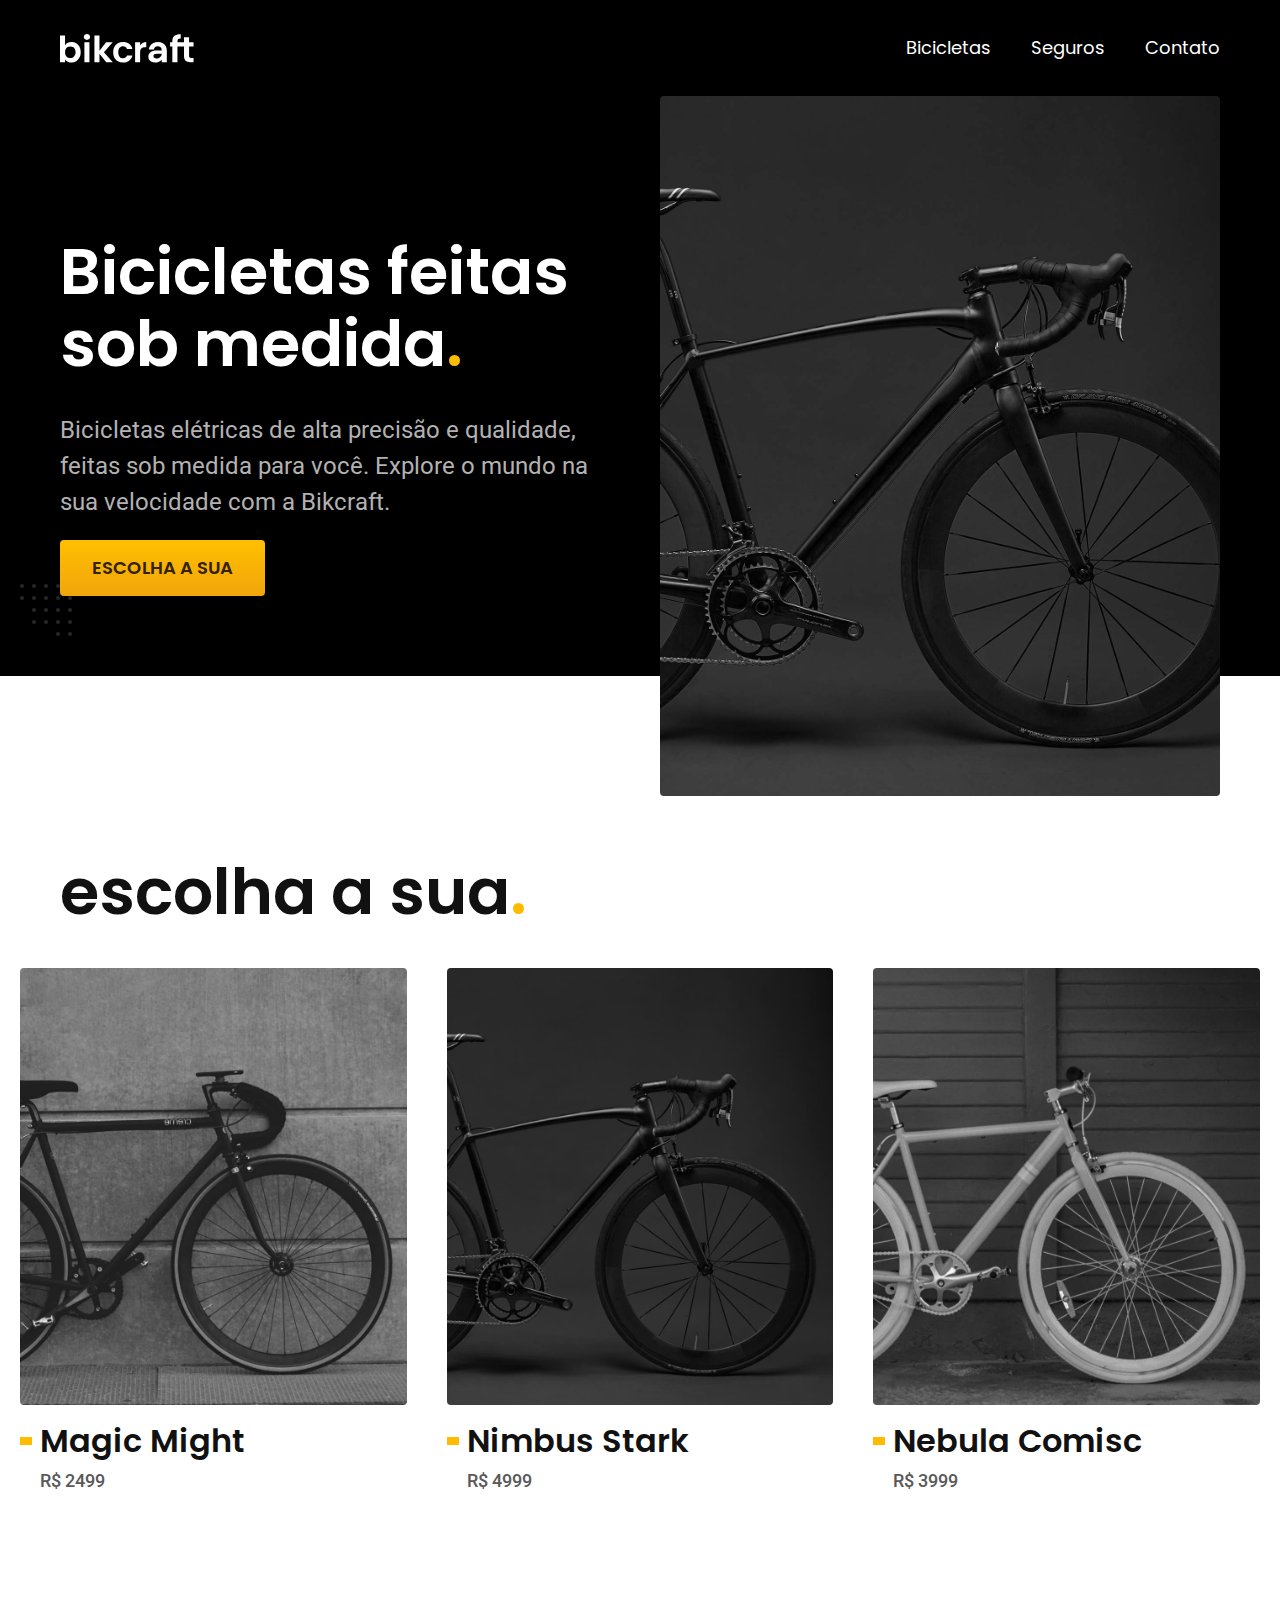
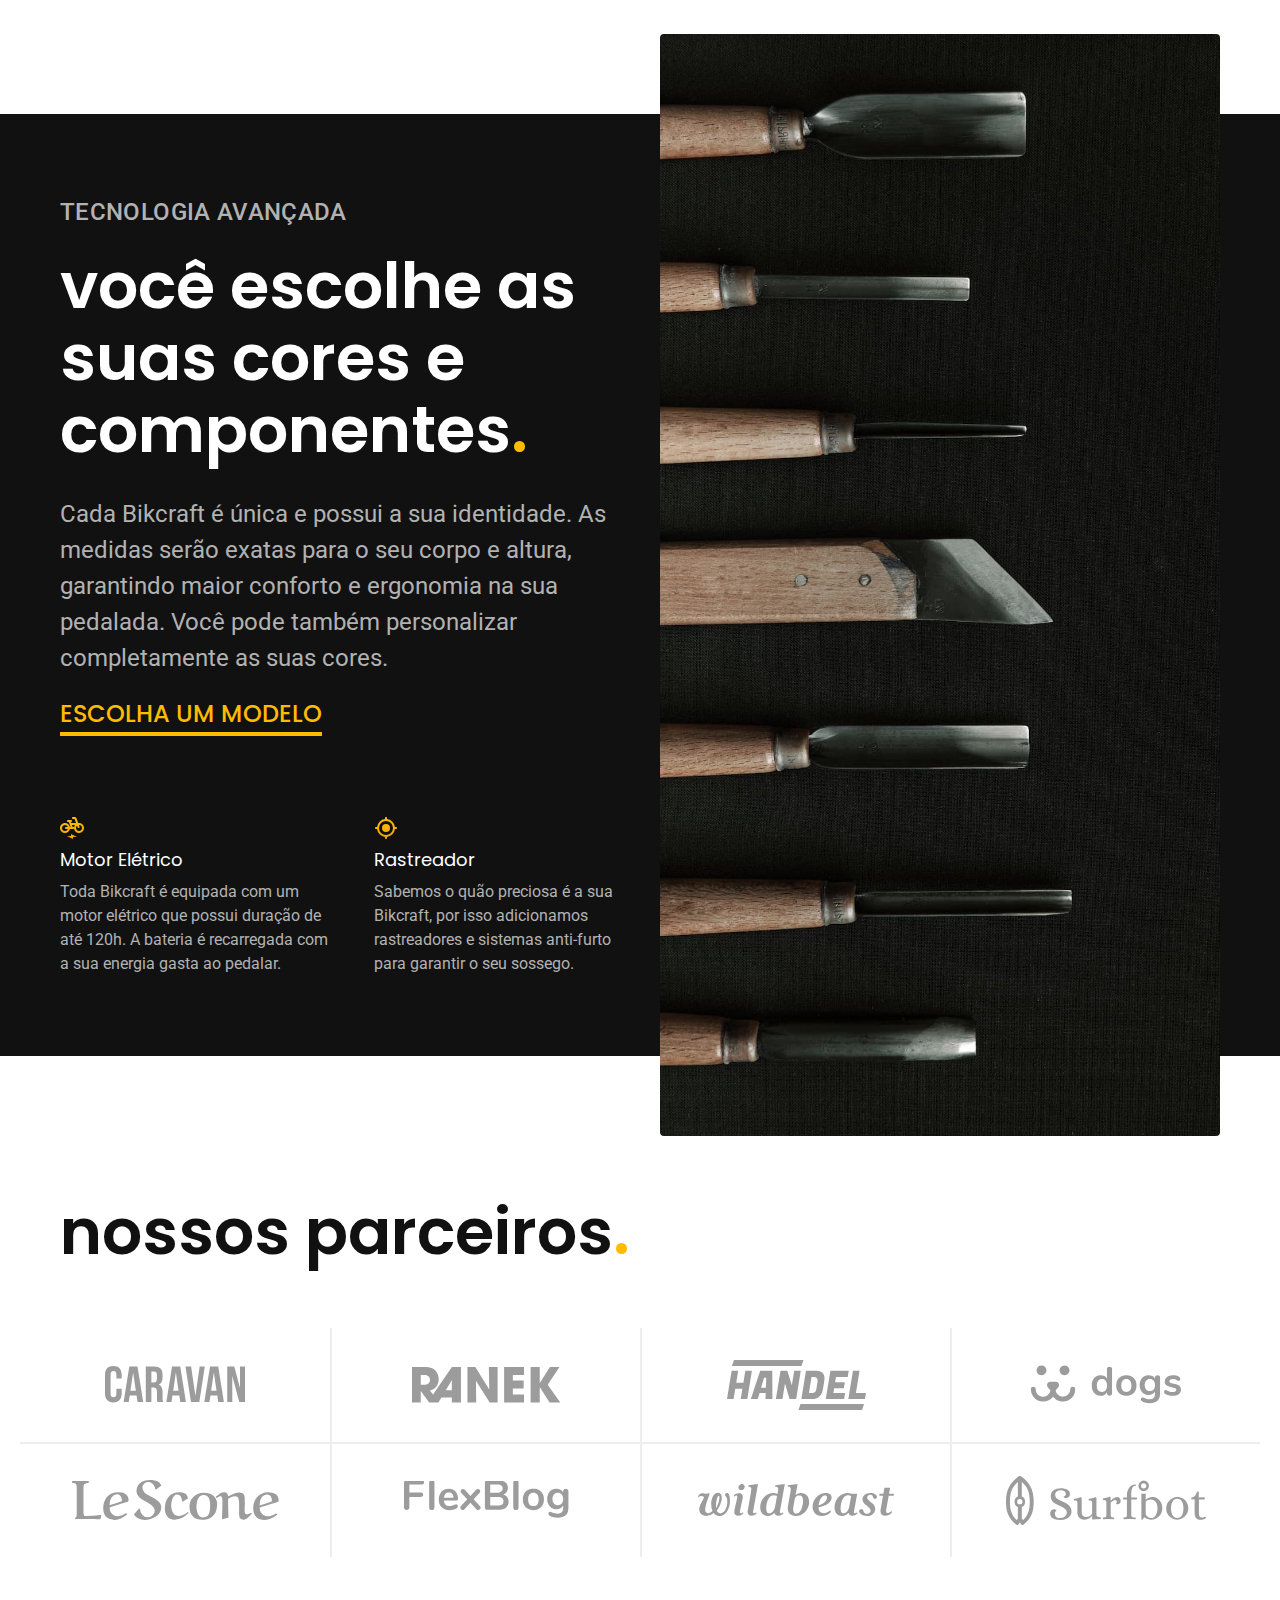
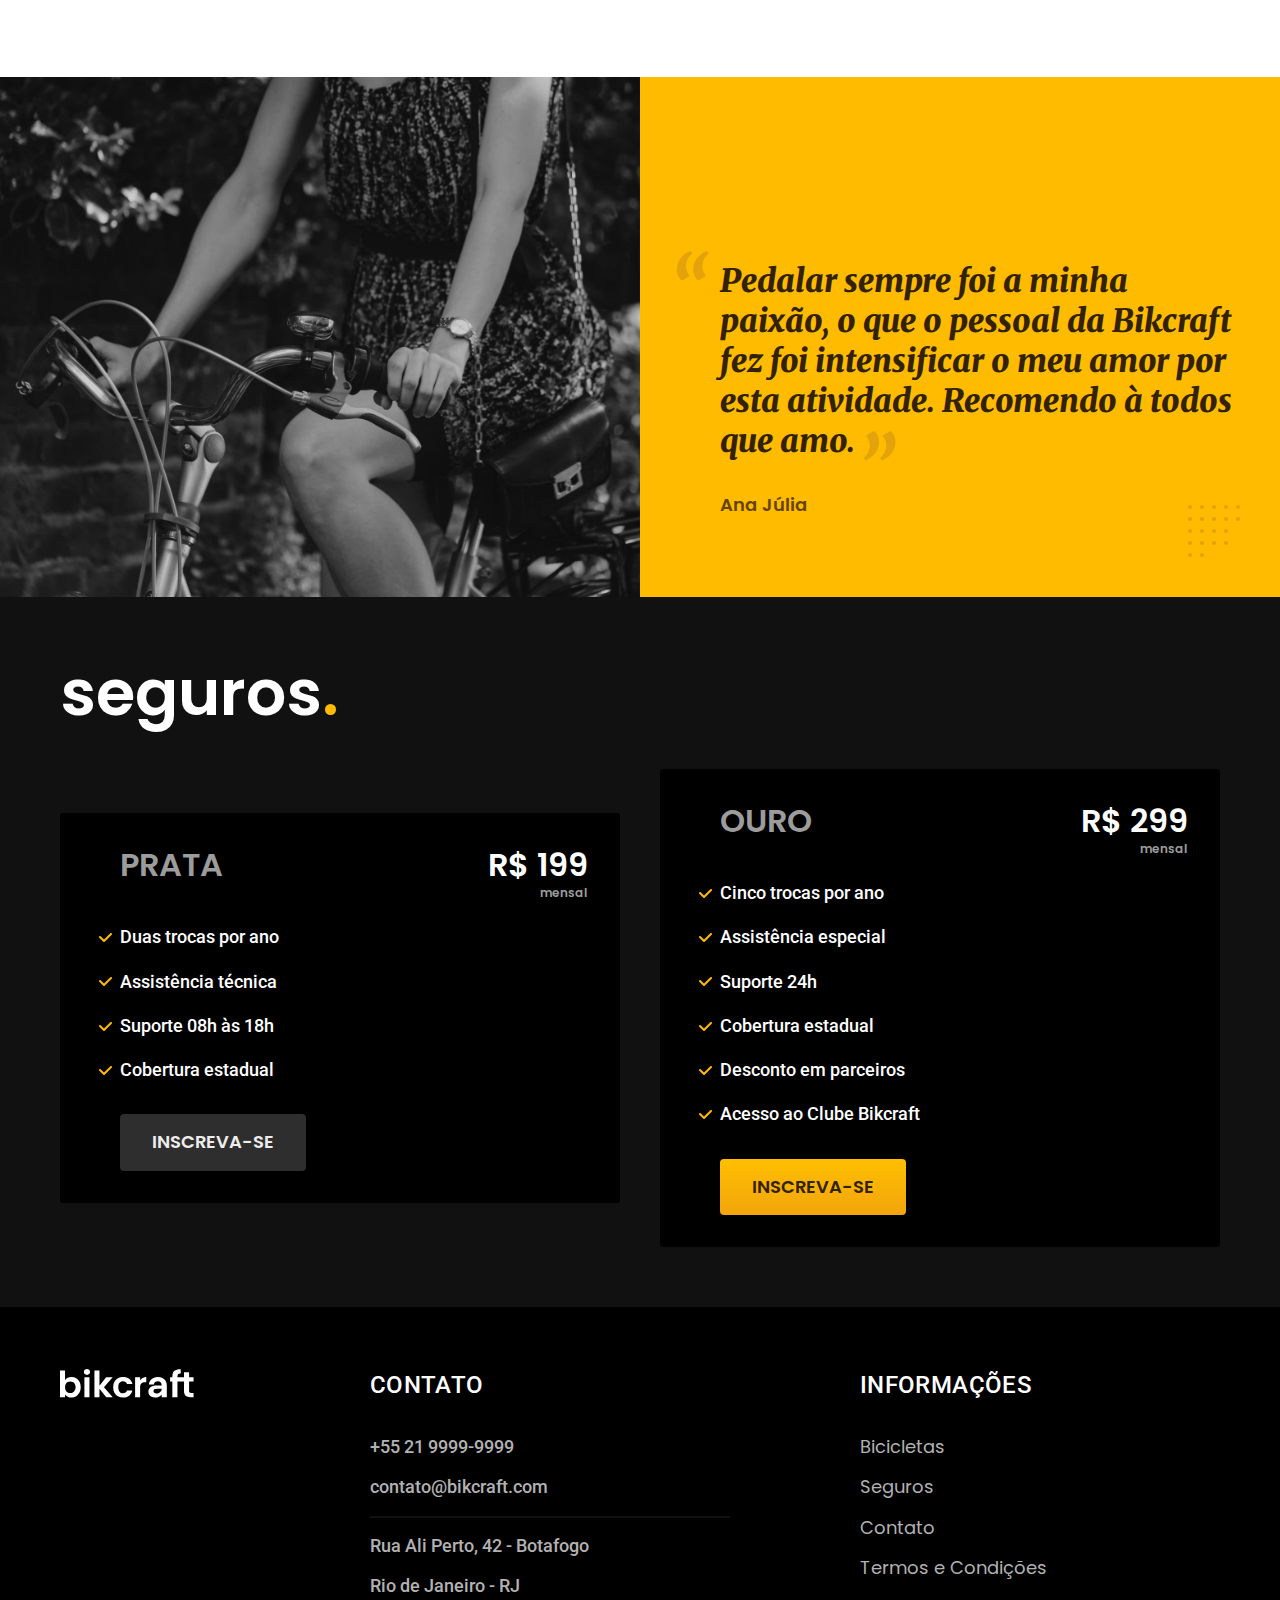
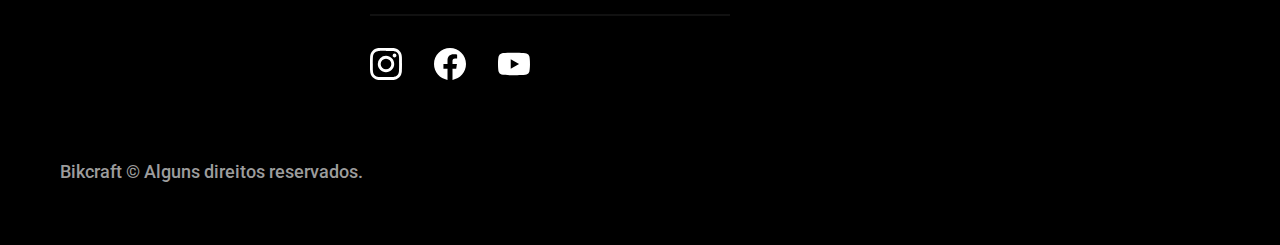
<file: index.html>
<!DOCTYPE html>
<html lang="pt-br">

<head>
  <meta charset="UTF-8">
  <meta name="viewport" content="width=device-width, initial-scale=1.0">
  <title>Bickraft - Bicicletas Elétricas</title>
  <meta name="description" content="Bicicletas elétricas de alta precisão e qualidade,  feitas sob medida para o cliente. Explore o mundo na sua velocidade com a Bikcraft.">

  <link rel="icon" href="./favicon.svg" type="image/svg+xml">
  <link rel="preload" href="./css/style.min.css" as="style">
  <link rel="stylesheet" href="./css/style.min.css">
  <script>document.documentElement.classList.add('js');</script>

  <link rel="preconnect" href="https://fonts.googleapis.com">
  <link rel="preconnect" href="https://fonts.gstatic.com" crossorigin>
  <link href="https://fonts.googleapis.com/css2?family=Merriweather:ital,wght@1,900&family=Poppins:wght@500;600&family=Roboto:wght@400;500&display=swap" rel="stylesheet">

  <script>document.documentElement.classList.add('js');</script>
</head>

<body>
  <header class="header-bg">
    <div class="header container">
      <a href="./"><img src="./img/bikcraft.svg" width="136" height="32" alt="Bikcrat"></a>
      <nav aria-label="primaria">
        <ul class="header-menu font-1-m cor-0">
          <li><a href="./bicicletas.html">Bicicletas</a></li>
          <li><a href="./seguros.html">Seguros</a></li>
          <li><a href="./contato.html">Contato</a></li>
        </ul>
      </nav>
    </div>
  </header>

  <main class="introducao-bg">
    <div class="introducao container">
      <div class="introducao-conteudo">
        <h1 class="font-1-xxl cor-0 fadeInDown" data-anime="200">Bicicletas feitas sob medida<span class="cor-p1">.</span></h1>
        <p class="font-2-l cor-5 fadeInDown" data-anime="400">Bicicletas elétricas de alta precisão e qualidade, feitas sob medida para você. Explore o mundo na sua velocidade com a Bikcraft.</p>
        <a class="botao" data-anime="600" href="./bicicletas.html">Escolha a sua</a>
      </div>
      <picture data-anime="800" class="fadeInDown">
        <source media="(max-width: 800px)" srcset="./img/bicicletas/nimbus.jpg">
        <img src="./img/fotos/introducao.jpg" alt="Bicicleta preta com motor elétrico" width="1280" height="1600">
      </picture>
    </div>
  </main>
  <article class="bicicletas-lista">
    <h2 class="container font-1-xxl">escolha a sua<span class="cor-p1">.</span></h2>

    <ul>
      <li>
        <a href="./bicicletas/magic.html">
          <img src="./img/bicicletas/magic-home.jpg" alt="Bicicleta preta" width="920" height="1040">
          <h3 class="font-1-xl">Magic Might</h3>
          <span class="font-2-m cor-8">R$ 2499</span>
        </a>
      </li>
      <li>
        <a href="./bicicletas/nimbus.html">
          <img src="./img/bicicletas/nimbus-home.jpg" alt="Bicicleta preta" width="920" height="1040">
          <h3 class="font-1-xl">Nimbus Stark</h3>
          <span class="font-2-m cor-8">R$ 4999</span>
        </a>
      </li>
      <li>
        <a href="./bicicletas/nebula.html">
          <img src="./img/bicicletas/nebula-home.jpg" width="920" height="1040" alt="Bicicleta branca">
          <h3 class="font-1-xl">Nebula Comisc</h3>
          <span class="font-2-m cor-8">R$ 3999</span>
        </a>
      </li>
    </ul>
  </article>

  <article class="tecnologia-bg">
    <div class="tecnologia container">
      <div class="tecnologia-conteudo">
        <span class="font-2-l-b cor-5">Tecnologia Avançada</span>
        <h2 class="font-1-xxl cor-0">você escolhe as suas cores e componentes<span class="cor-p1">.</span></h2>
        <p class="font-2-l cor-5">Cada Bikcraft é única e possui a sua identidade. As medidas serão exatas para o seu corpo e altura, garantindo maior conforto e ergonomia na sua pedalada. Você pode também personalizar completamente as suas cores.</p>
        <a class="link" href="./bicicletas.html">Escolha um modelo</a>
        <div class="tecnologia-vantagens">
          <div>
            <img src="./img/icones/eletrica.svg" width="24" height="24" alt="">
            <h3 class="font-1-m cor-0">Motor Elétrico</h3>
            <p class="font-2-s cor-5">Toda Bikcraft é equipada com um motor elétrico que possui duração de até 120h. A bateria é recarregada com a sua energia gasta ao pedalar.</p>
          </div>
          <div>
            <img src="./img/icones/rastreador.svg" width="24" height="24" alt="">
            <h3 class="font-1-m cor-0">Rastreador</h3>
            <p class="font-2-s cor-5">Sabemos o quão preciosa é a sua Bikcraft, por isso adicionamos rastreadores e sistemas anti-furto para garantir o seu sossego.</p>
          </div>
        </div>
      </div>

      <div class="tecnologia-imagem">
        <img src="./img/fotos/tecnologia.jpg" width="1200" height="1920" alt="">
      </div>
    </div>
  </article>

  <section class="parceiros" aria-label="Nossos Parceiros">
    <h2 class="container font-1-xxl">nossos parceiros<span class="cor-p1">.</span></h2>
    <ul>
      <li><img src="./img/parceiros/caravan.svg" width="140" height="38" alt="caravan"></li>
      <li><img src="./img/parceiros/ranek.svg" width="149" height="36" alt="ranek"></li>
      <li><img src="./img/parceiros/handel.svg" width="139" height="50" alt="handel"></li>
      <li><img src="./img/parceiros/dogs.svg" width="152" height="39" alt="dogs"></li>
      <li><img src="./img/parceiros/lescone.svg" width="208" height="41" alt="lescone"></li>
      <li><img src="./img/parceiros/flexblog.svg" width="165" height="38" alt="flexblog"></li>
      <li><img src="./img/parceiros/wildbeast.svg" width="196" height="34" alt="wildbeast"></li>
      <li><img src="./img/parceiros/surfbot.svg" width="200" height="49" alt="surfbot"></li>
    </ul>
  </section>

  <section class="depoimento" aria-label="Depoimento">
    <div>
      <img src="./img/fotos/depoimento.jpg" width="1560" height="1360" alt="Pessoa pedalando uma bicicleta Bickraft">
    </div>
    <div class="depoimento-conteudo">
      <blockquote class="font-1-xl cor-p5">
        <p>Pedalar sempre foi a minha paixão, o que o pessoal da Bikcraft fez foi intensificar o meu amor por esta atividade. Recomendo à todos que amo.</p>
      </blockquote>
      <span class="font-1-m-b cor-p4">Ana Júlia</span>
    </div>
  </section>

  <article class="seguros-bg">
    <div class="seguros container">
      <h2 class="font-1-xxl cor-0">seguros<span class="cor-p1">.</span></h2>
      <div class="seguros-item">
        <h3 class="font-1-xl cor-6">PRATA</h3>
        <span class="font-1-xl cor-0">R$ 199<span class="font-1-xs cor-6">mensal</span></span>
        <ul class="font-2-m cor-0">
          <li>Duas trocas por ano</li>
          <li>Assistência técnica</li>
          <li>Suporte 08h às 18h</li>
          <li>Cobertura estadual</li>
        </ul>
        <a class="botao secundario" href="./orçamentos.html">INSCREVA-SE</a>
      </div>

      <div class="seguros-item">
        <h3 class="font-1-xl cor-6">OURO</h3>
        <span class="font-1-xl cor-0">R$ 299<span class="font-1-xs cor-6">mensal</span></span>
        <ul class="font-2-m cor-0">
          <li>Cinco trocas por ano</li>
          <li>Assistência especial</li>
          <li>Suporte 24h</li>
          <li>Cobertura estadual</li>
          <li>Desconto em parceiros</li>
          <li>Acesso ao Clube Bikcraft</li>
        </ul>
        <a class="botao" href="./">INSCREVA-SE</a>
      </div>
    </div>
  </article>

  <footer class="footer-bg">
    <div class="footer container">
      <img src="./img/bikcraft.svg" width="136" height="32" alt="Bickraft">
      <div class="footer-contato">
        <h3 class="font-2-l-b cor-0">Contato</h3>
        <ul class="font-2-m cor-5">
          <li><a href="tel:+55219999-9999">+55 21 9999-9999</a></li>
          <li><a href="mailto:contato@bikcraft.com">contato@bikcraft.com</a></li>
          <li>Rua Ali Perto, 42 - Botafogo</li>
          <li>Rio de Janeiro - RJ</li>
        </ul>
        <div class="footer-redes">
          <a href="./">
            <img src="./img/redes/instagram.svg" width="32" height="32" alt="Instagram">
          </a>
          <a href="./">
            <img src="./img/redes/facebook.svg" width="32" height="32" alt="Facebook">
          </a>
          <a href="./">
            <img src="./img/redes/youtube.svg" width="32" height="32" alt="Youtube">
          </a>
        </div>
      </div>
      <div class="footer-informacoes">
        <h3 class="font-2-l-b cor-0">Informações</h3>
        <nav aria-label="primaria">
          <ul class="font-1-m cor-5">
            <li><a href="./bicicletas.html">Bicicletas</a></li>
            <li><a href="./seguros.html">Seguros</a></li>
            <li><a href="./contato.html">Contato</a></li>
            <li><a href="./termos.html">Termos e Condições</a></li>
          </ul>
        </nav>
      </div>
      <p class="footer-copy font-2-m cor-6"> Bikcraft © Alguns direitos reservados.</p>
    </div>
  </footer>

  <script src="./js/puglins/simple-anime.js"></script>
  <script src="./js/script.js"></script>
</body>

</html>
</file>
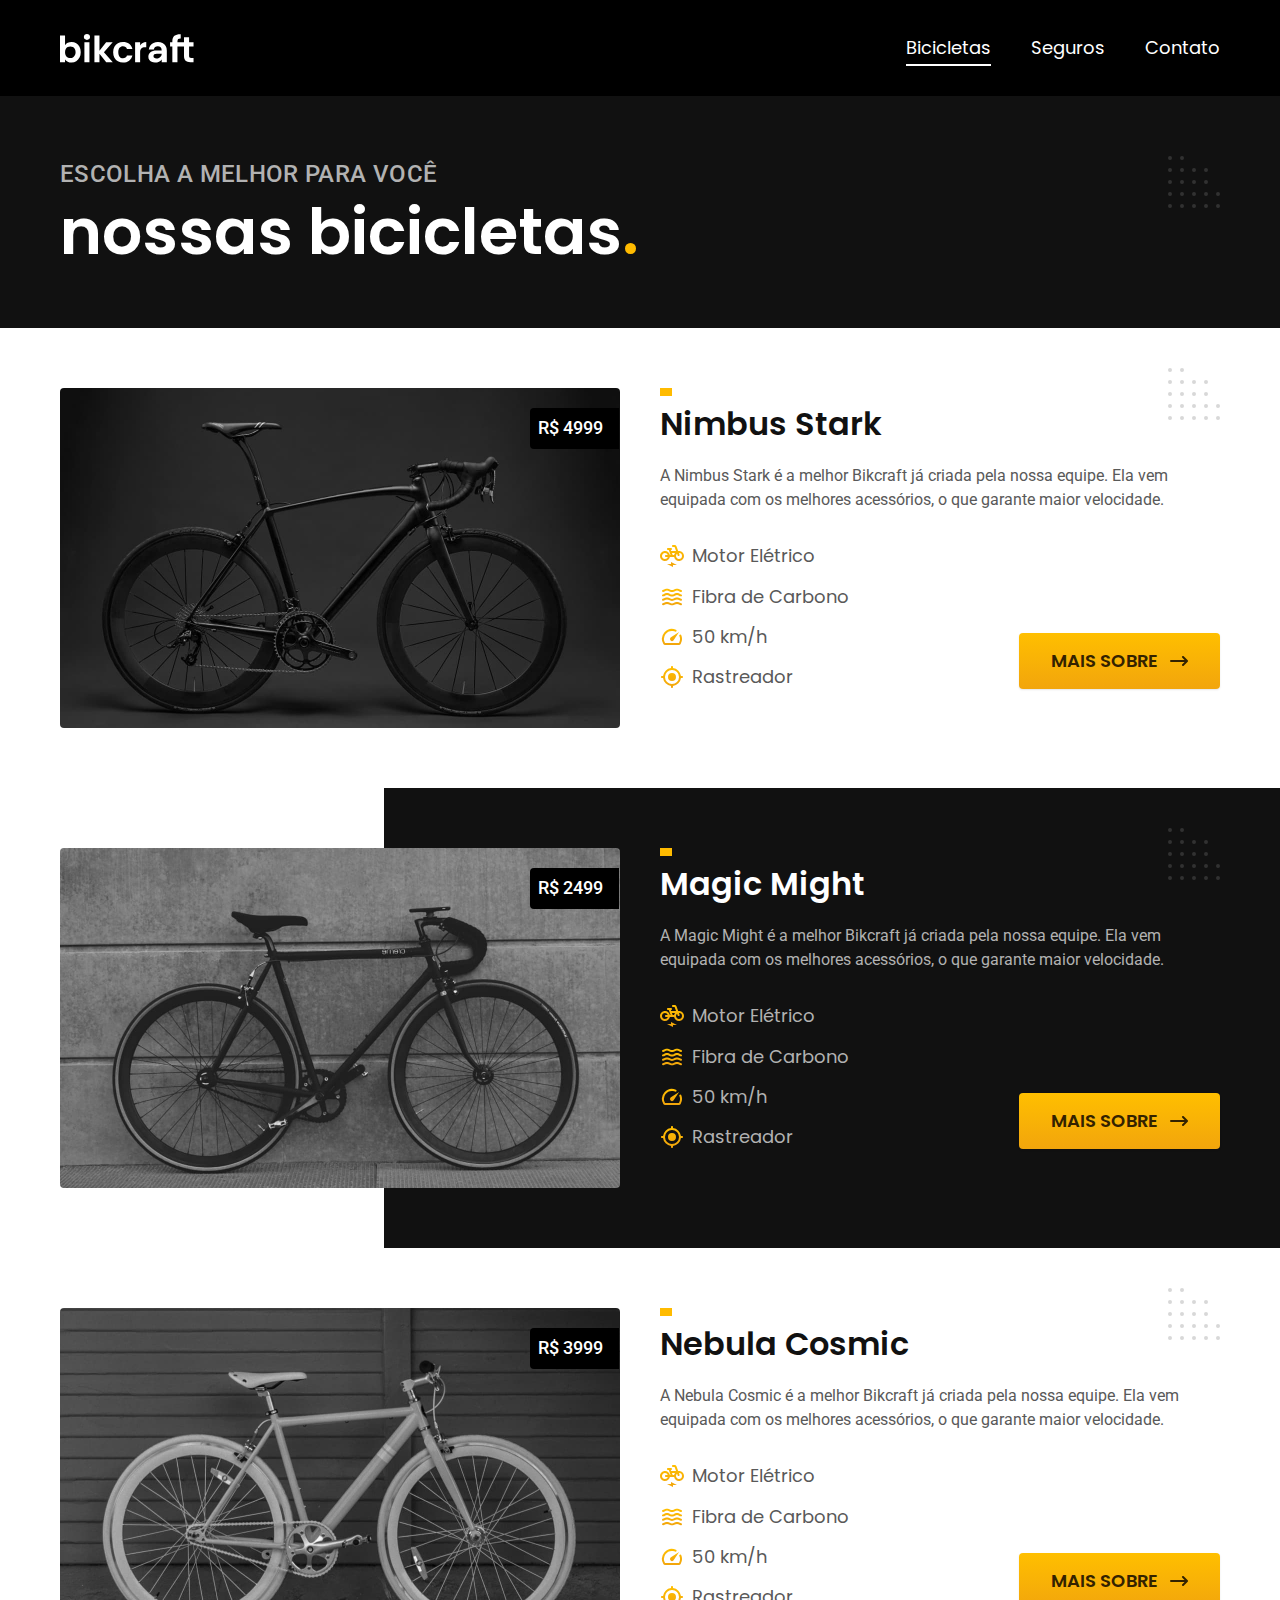
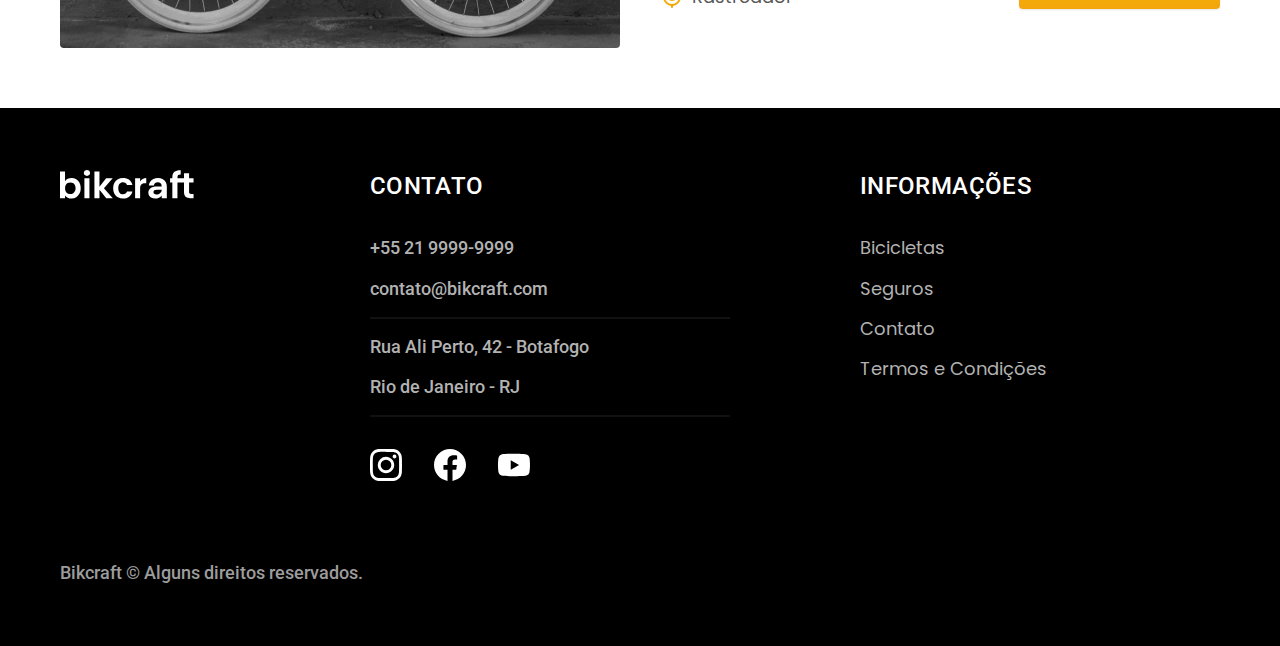
<file: bicicletas.html>
<!DOCTYPE html>
<html lang="pt-br">

<head>
  <meta charset="UTF-8">
  <meta name="viewport" content="width=device-width, initial-scale=1.0">
  <title>Bicicletas | Bickraft</title>
  <meta name="description" content="Bicicletas.">
  <link rel="icon" href="./favicon.svg" type="image/svg+xml">
  <link rel="preload" href="./css/style.min.css" as="style">
  <link rel="stylesheet" href="./css/style.min.css">
  <script>document.documentElement.classList.add('js');</script>

  <link rel="preconnect" href="https://fonts.googleapis.com">
  <link rel="preconnect" href="https://fonts.gstatic.com" crossorigin>
  <link href="https://fonts.googleapis.com/css2?family=Merriweather:ital,wght@1,900&family=Poppins:wght@500;600&family=Roboto:wght@400;500&display=swap" rel="stylesheet">


</head>

<body id="bicicletas">
  <header class="header-bg">
    <div class="header container">
      <a href="./"><img src="./img/bikcraft.svg" alt="Bikcrat" width="136" height="32"></a>
      <nav aria-label="primaria">
        <ul class="header-menu font-1-m cor-0">
          <li><a href="./bicicletas.html">Bicicletas</a></li>
          <li><a href="./seguros.html">Seguros</a></li>
          <li><a href="./contato.html">Contato</a></li>
        </ul>
      </nav>
    </div>
  </header>

  <main>
    <div class="titulo-bg">
      <div class="titulo container">
        <p class="font-2-l-b cor-5">Escolha a melhor para você</p>
        <h1 class="font-1-xxl cor-0">nossas bicicletas<span class="cor-p1">.</span></h1>
      </div>
    </div>

    <div class="bicicletas container">
      <div class="bicicletas-imagem">
        <img src="./img/bicicletas/nimbus.jpg" alt="Bicicleta preta" width="1120" height="680">
        <span class="font-2-m cor-0">R$ 4999</span>
      </div>
      <div class="bicicletas-conteudo">
        <h2 class="font-1-xl">Nimbus Stark</h2>
        <p class="font-2-s cor-8">A Nimbus Stark é a melhor Bikcraft já criada pela nossa equipe. Ela vem equipada com os melhores acessórios, o que garante maior velocidade.</p>
        <ul class="font-1-m cor-8">
          <li><img src="./img/icones/eletrica.svg" alt="Motor Elétrico" width="32" height="32">
            Motor Elétrico
          </li>
          <li><img src="./img/icones/carbono.svg" alt="Fibra de Carbono" width="32" height="32">Fibra de Carbono
          </li>
          <li><img src="./img/icones/velocidade.svg" alt="Velocidade" width="32" height="32">
            50 km/h
          </li>
          <li><img src="./img/icones/rastreador.svg" alt="Rastreador" width="32" height="32">
            Rastreador
          </li>
        </ul>
        <a class="botao seta" href="./bicicletas/nimbus.html">Mais Sobre</a>
      </div>
    </div>

    <div class="bicicletas-bg">
      <div class="bicicletas container">
        <div class="bicicletas-imagem">
          <img src="./img/bicicletas/magic.jpg" alt="Bicicleta magic" width="1120" height="680">
          <span class="font-2-m cor-0">R$ 2499</span>
        </div>
        <div class="bicicletas-conteudo">
          <h2 class="font-1-xl cor-0">Magic Might</h2>
          <p class="font-2-s cor-5">A Magic Might é a melhor Bikcraft já criada pela nossa equipe. Ela vem equipada com os melhores acessórios, o que garante maior velocidade.</p>
          <ul class="font-1-m cor-5">
            <li><img src="./img/icones/eletrica.svg" alt="Motor Elétrico" width="32" height="32">
              Motor Elétrico
            </li>
            <li><img src="./img/icones/carbono.svg" alt="Fibra de Carbono" width="32" height="32">Fibra de Carbono
            </li>
            <li><img src="./img/icones/velocidade.svg" alt="Velocidade" width="32" height="32">
              50 km/h
            </li>
            <li><img src="./img/icones/rastreador.svg" alt="Rastreador" width="32" height="32">
              Rastreador
            </li>
          </ul>
          <a class="botao seta" href="./bicicletas/magic.html">Mais Sobre</a>
        </div>
      </div>
    </div>

    <div class="bicicletas container">
      <div class="bicicletas-imagem">
        <img src="./img/bicicletas/nebula.jpg" alt="Bicicleta branca" width="1120" height="680">
        <span class="font-2-m cor-0">R$ 3999</span>
      </div>
      <div class="bicicletas-conteudo">
        <h2 class="font-1-xl">Nebula Cosmic</h2>
        <p class="font-2-s cor-8">A Nebula Cosmic é a melhor Bikcraft já criada pela nossa equipe. Ela vem equipada com os melhores acessórios, o que garante maior velocidade.</p>
        <ul class="font-1-m cor-8">
          <li><img src="./img/icones/eletrica.svg" alt="Motor Elétrico" width="32" height="32">
            Motor Elétrico
          </li>
          <li><img src="./img/icones/carbono.svg" alt="Fibra de Carbono" width="32" height="32">Fibra de Carbono
          </li>
          <li><img src="./img/icones/velocidade.svg" alt="Velocidade" width="32" height="32">
            50 km/h
          </li>
          <li><img src="./img/icones/rastreador.svg" alt="Rastreador" width="32" height="32">
            Rastreador
          </li>
        </ul>
        <a class="botao seta" href="./bicicletas/nebula.html">Mais Sobre</a>
      </div>
    </div>
  </main>

  <footer class="footer-bg">
    <div class="footer container">
      <img src="./img/bikcraft.svg" alt="Bickraft" width="136" height="32">
      <div class="footer-contato">
        <h3 class="font-2-l-b cor-0">Contato</h3>
        <ul class="font-2-m cor-5">
          <li><a href="tel:+55219999-9999">+55 21 9999-9999</a></li>
          <li><a href="mailto:contato@bikcraft.com">contato@bikcraft.com</a></li>
          <li>Rua Ali Perto, 42 - Botafogo</li>
          <li>Rio de Janeiro - RJ</li>
        </ul>
        <div class="footer-redes">
          <a href="./">
            <img src="./img/redes/instagram.svg" alt="Instagram" width="32" height="32">
          </a>
          <a href="./">
            <img src="./img/redes/facebook.svg" alt="Facebook" width="32" height="32">
          </a>
          <a href="./">
            <img src="./img/redes/youtube.svg" alt="Youtube" width="32" height="32">
          </a>
        </div>
      </div>
      <div class="footer-informacoes">
        <h3 class="font-2-l-b cor-0">Informações</h3>
        <nav aria-label="primaria">
          <ul class="font-1-m cor-5">
            <li><a href="./bicicletas.html">Bicicletas</a></li>
            <li><a href="./seguros.html">Seguros</a></li>
            <li><a href="./contato.html">Contato</a></li>
            <li><a href="./termos.html">Termos e Condições</a></li>
          </ul>
        </nav>
      </div>
      <p class="footer-copy font-2-m cor-6"> Bikcraft © Alguns direitos reservados.</p>
    </div>
  </footer>

  <script src="./js/script.js"></script>
</body>

</html>
</file>
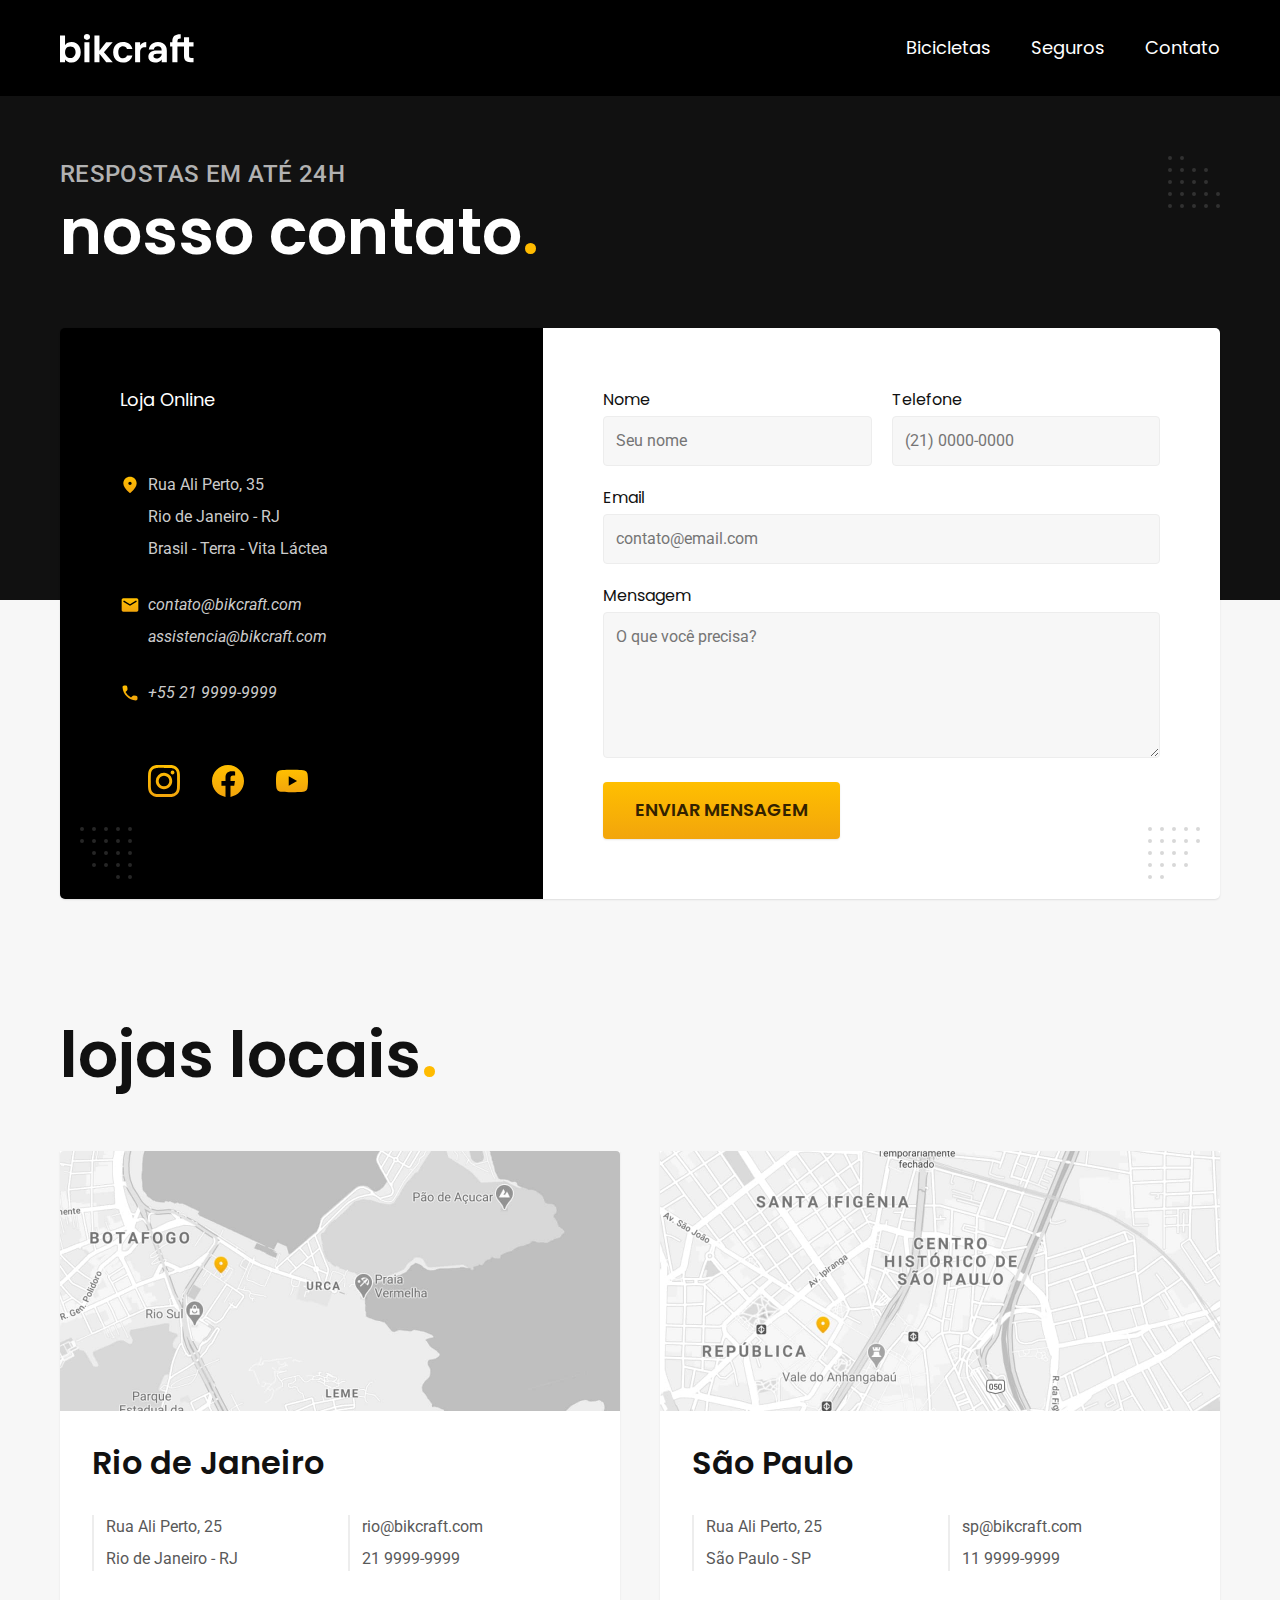
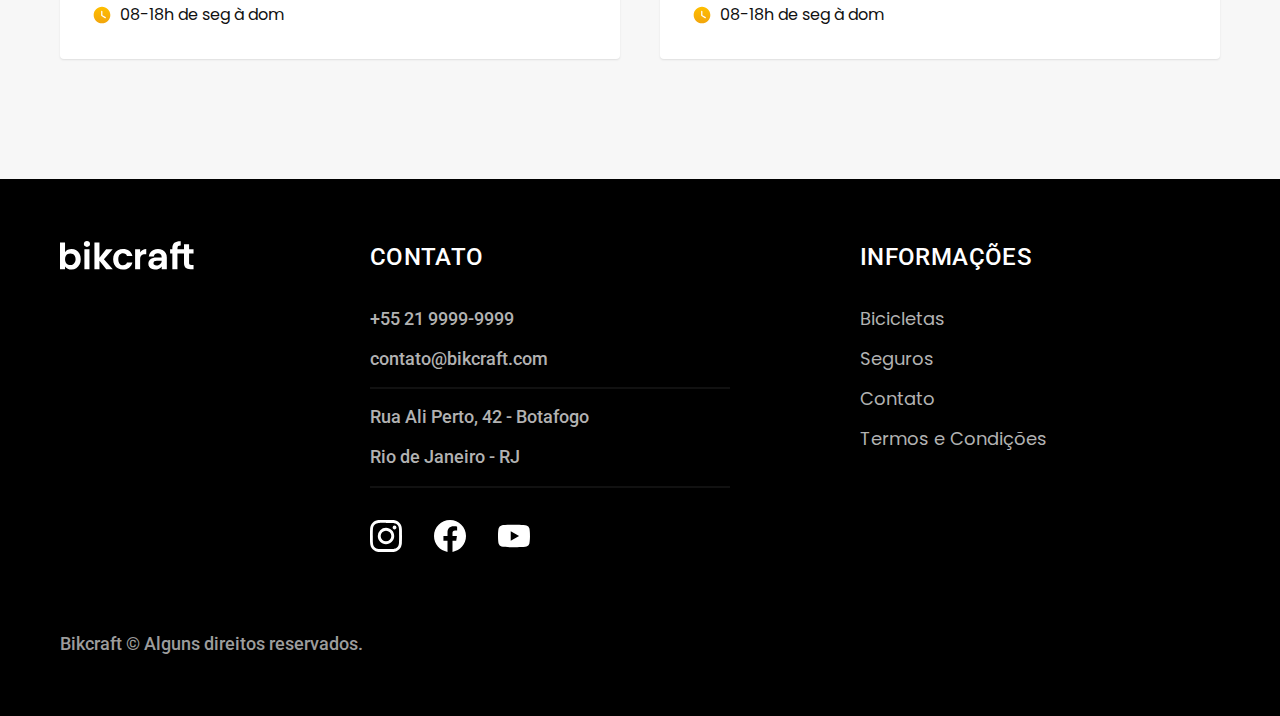
<file: contato.html>
<!DOCTYPE html>
<html lang="pt-br">

<head>
  <meta charset="UTF-8">
  <meta name="viewport" content="width=device-width, initial-scale=1.0">
  <title>Contato | Bickraft</title>
  <meta name="description" content="Contato.">
  <link rel="icon" href="./favicon.svg" type="image/svg+xml">
  <link rel="preload" href="./css/style.min.css" as="style">
  <link rel="stylesheet" href="./css/style.min.css">
  <script>document.documentElement.classList.add('js');</script>

  <link rel="preconnect" href="https://fonts.googleapis.com">
  <link rel="preconnect" href="https://fonts.gstatic.com" crossorigin>
  <link href="https://fonts.googleapis.com/css2?family=Merriweather:ital,wght@1,900&family=Poppins:wght@500;600&family=Roboto:wght@400;500&display=swap" rel="stylesheet">

  <script>document.documentElement.classList.add('js');</script>
</head>

<body id="contato">
  <header class="header-bg">
    <div class="header container">
      <a href="./"><img src="./img/bikcraft.svg" alt="Bikcrat" width="136" height="32"></a>
      <nav aria-label="primaria">
        <ul class="header-menu font-1-m cor-0">
          <li><a href="./bicicletas.html">Bicicletas</a></li>
          <li><a href="./seguros.html">Seguros</a></li>
          <li><a href="./Contato.html">Contato</a></li>
        </ul>
      </nav>
    </div>
  </header>
  <main>
    <div class="titulo-bg">
      <div class="titulo container">
        <p class="font-2-l-b cor-5">Respostas em até 24h</p>
        <h1 class="font-1-xxl cor-0">nosso contato<span class="cor-p1">.</span></h1>
      </div>
    </div>

    <div class="contato container">
      <section class="contato-dados" aria-label="Endereço">
        <h2 class="font-1-m cor-0">Loja Online</h2>
        <div class="contato-endereço font-2-s cor-4">
          <p>Rua Ali Perto, 35</p>
          <p>Rio de Janeiro - RJ</p>
          <p>Brasil - Terra - Vita Láctea</p>
        </div>
        <address class="contato-meios font-2-s cor-4">
          <a href="mailto:contato@bikcraft.com">contato@bikcraft.com</a>
          <a href="mailto:assistencia@bikcraft.com">assistencia@bikcraft.com</a>
          <a href="tel:+55219999-9999">+55 21 9999-9999</a>
        </address>
        <div class="contato-rede">
          <a href="./">
            <img src="./img/redes/instagram-p.svg" alt="Instagram" width="32" height="32">
          </a>
          <a href="./">
            <img src="./img/redes/facebook-p.svg" alt="Facebook" width="32" height="32">
          </a>
          <a href="./">
            <img src="./img/redes/youtube-p.svg" alt="Youtube" width="32" height="32">
          </a>
        </div>

      </section>

      <section class="contato-formulario" aria-label="Formulário">
        <form class="form" action="./contato.html">
          <div>
            <label for="nome">Nome</label>
            <input type="text" name="nome" id="nome" placeholder="Seu nome">
          </div>
          <div>
            <label for="telefone">Telefone</label>
            <input type="text" name="telefone" id="telefone" placeholder="(21) 0000-0000">
          </div>
          <div class="col-2">
            <label for="email">Email</label>
            <input type="email" name="email" id="email" placeholder="contato@email.com">
          </div>
          <div class="col-2">
            <label for="mensagem">Mensagem</label>
            <textarea rows="5" name="mensagem" id="mensagem" placeholder="O que você precisa?"></textarea>
          </div>
          <button class="botao col-2">Enviar Mensagem</button>
        </form>
      </section>
    </div>
  </main>

  <article class="lojas container">
    <h2 class="font-1-xxl">lojas locais<span class="cor-p1">.</span></h2>
    <div class="lojas-item">
      <img src="./img/lojas/rj.jpg" alt="mapa marcando o endereço em Rua Ali Perto, 25 - Rio de Janeiro - RJ" width="1120" height="520">
      <div class="lojas-conteudo">
        <h3 class="font-1-xl">Rio de Janeiro</h3>
        <div class="lojas-dados font-2-s cor-8">
          <p>Rua Ali Perto, 25</p>
          <p>Rio de Janeiro - RJ</p>
        </div>
        <div class="lojas-dados font-2-s cor-8">
          <a href="mailto:rio@bikcraft.com">rio@bikcraft.com</a>
          <a href="tel:+55219999-9999">21 9999-9999</a>
        </div>
        <p class="lojas-tempo font-1-s"><img src="./img/icones/horario.svg" alt="" width="20" height="20">08-18h de seg à dom</p>
      </div>
    </div>

    <div class="lojas-item">
      <img src="./img/lojas/sp.jpg" alt="mapa marcando o endereço em Rua Ali Perto, 25 - São Paulo - SP" width="1120" height="520">
      <div class="lojas-conteudo">
        <h3 class="font-1-xl">São Paulo</h3>
        <div class="lojas-dados font-2-s cor-8">
          <p>Rua Ali Perto, 25</p>
          <p>São Paulo - SP</p>
        </div>
        <div class="lojas-dados font-2-s cor-8">
          <a href="mailto:rio@bikcraft.com">sp@bikcraft.com</a>
          <a href="tel:+55119999-9999">11 9999-9999</a>
        </div>
        <p class="lojas-tempo font-1-s"><img src="./img/icones/horario.svg" alt="" width="20" height="20">08-18h de seg à dom</p>
      </div>
    </div>
  </article>

  <footer class="footer-bg">
    <div class="footer container">
      <img src="./img/bikcraft.svg" alt="Bickraft" width="136" height="32">
      <div class="footer-contato">
        <h3 class="font-2-l-b cor-0">Contato</h3>
        <ul class="font-2-m cor-5">
          <li><a href="tel:+55219999-9999">+55 21 9999-9999</a></li>
          <li><a href="mailto:contato@bikcraft.com">contato@bikcraft.com</a></li>
          <li>Rua Ali Perto, 42 - Botafogo</li>
          <li>Rio de Janeiro - RJ</li>
        </ul>
        <div class="footer-redes">
          <a href="./">
            <img src="./img/redes/instagram.svg" alt="Instagram" width="32" height="32">
          </a>
          <a href="./">
            <img src="./img/redes/facebook.svg" alt="Facebook" width="32" height="32">
          </a>
          <a href="./">
            <img src="./img/redes/youtube.svg" alt="Youtube" width="32" height="32">
          </a>
        </div>
      </div>
      <div class="footer-informacoes">
        <h3 class="font-2-l-b cor-0">Informações</h3>
        <nav aria-label="primaria">
          <ul class="font-1-m cor-5">
            <li><a href="./bicicletas.html">Bicicletas</a></li>
            <li><a href="./seguros.html">Seguros</a></li>
            <li><a href="./contato.html">Contato</a></li>
            <li><a href="./termos.html">Termos e Condições</a></li>
          </ul>
        </nav>
      </div>
      <p class="footer-copy font-2-m cor-6"> Bikcraft © Alguns direitos reservados.</p>
    </div>
  </footer>

  <script src="./js/script.js"></script>
</body>

</html>
</file>
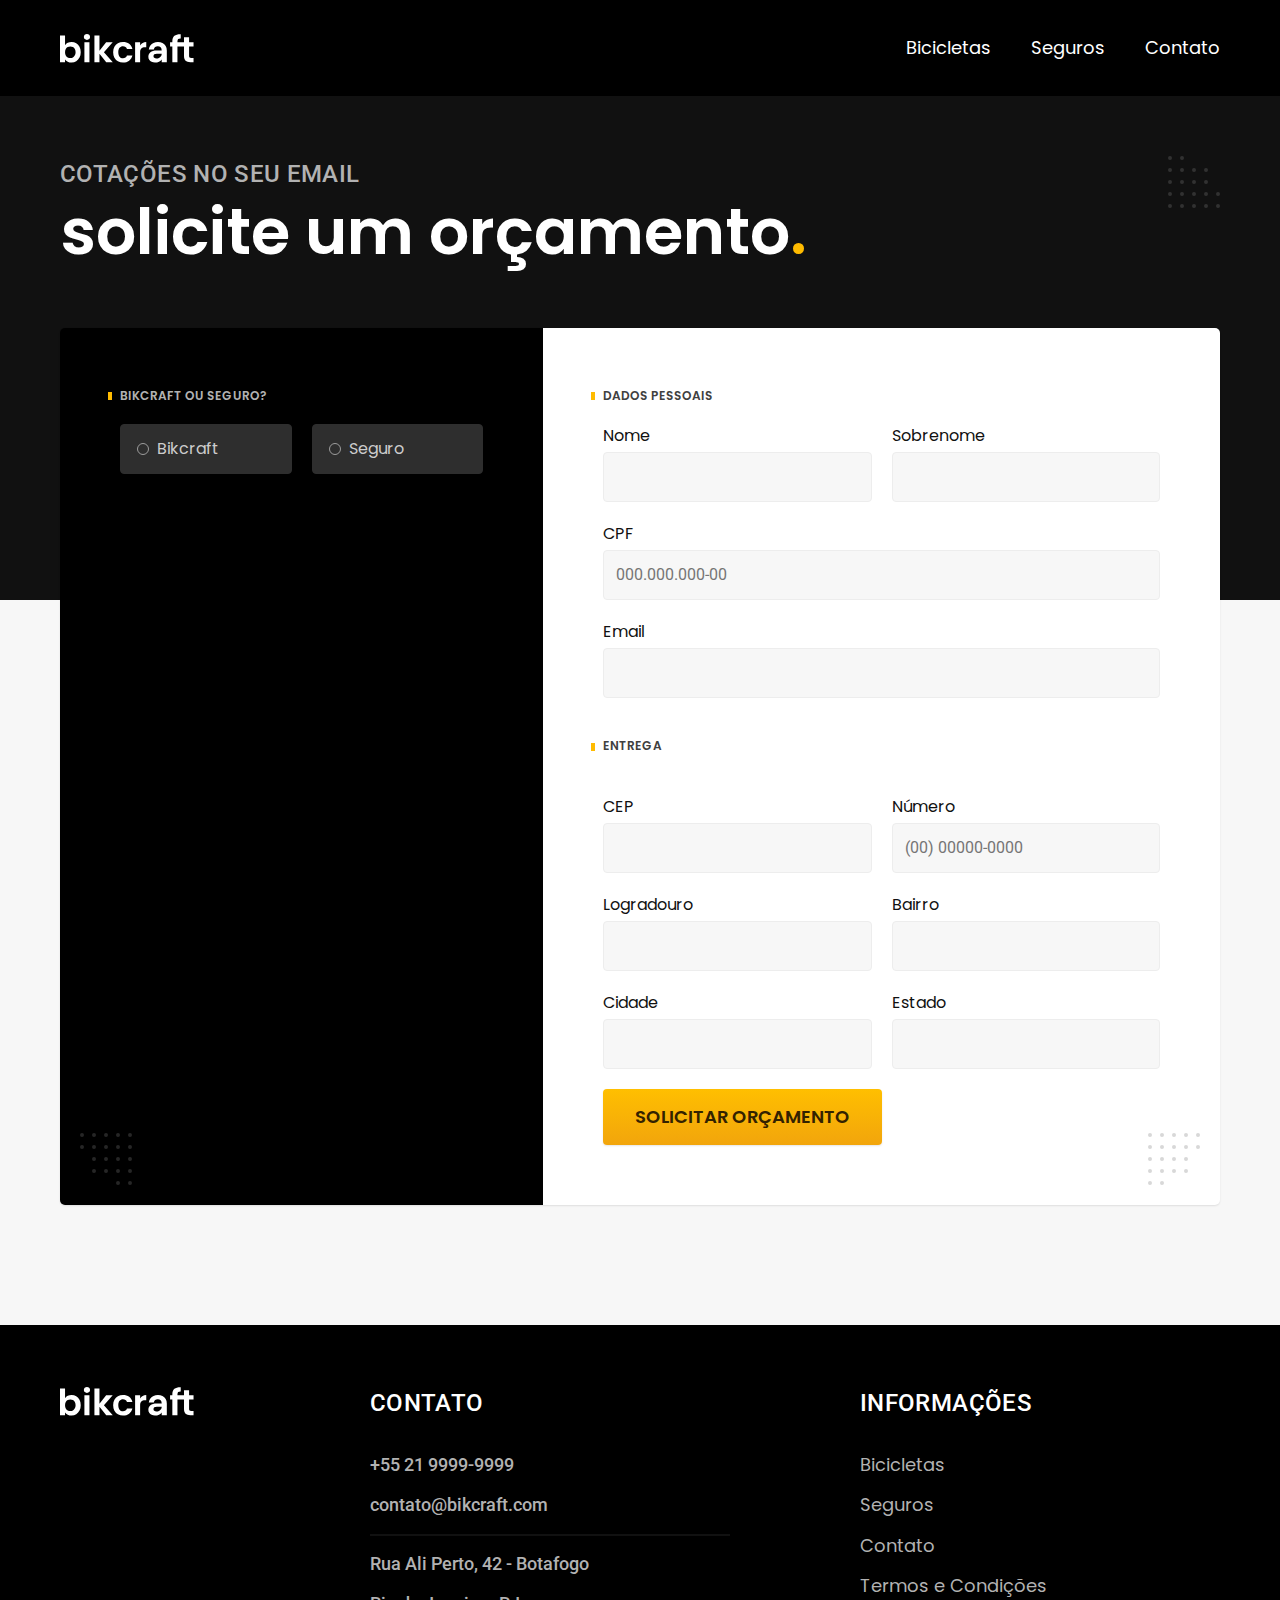
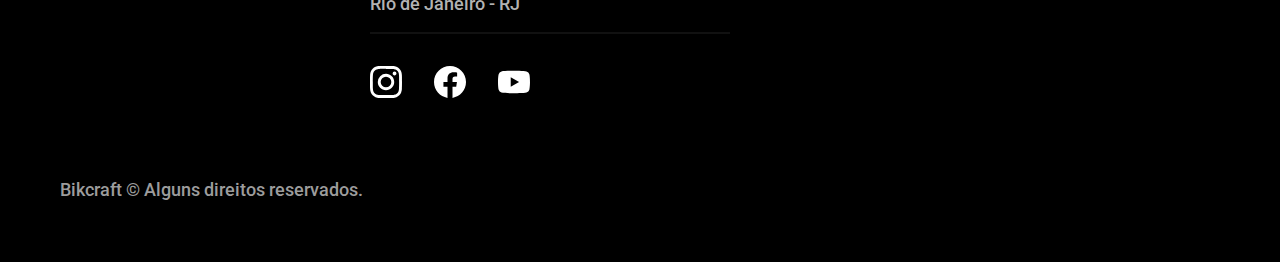
<file: orcamento.html>
<!DOCTYPE html>
<html lang="pt-br">

<head>
  <meta charset="UTF-8">
  <meta name="viewport" content="width=device-width, initial-scale=1.0">
  <title>Orçamento | Bickraft</title>
  <meta name="description" content="Orçamento.">
  <link rel="icon" href="./favicon.svg" type="image/svg+xml">
  <link rel="preload" href="./css/style.min.css" as="style">
  <link rel="stylesheet" href="./css/style.min.css">
  <script>document.documentElement.classList.add('js');</script>

  <link rel="preconnect" href="https://fonts.googleapis.com">
  <link rel="preconnect" href="https://fonts.gstatic.com" crossorigin>
  <link href="https://fonts.googleapis.com/css2?family=Merriweather:ital,wght@1,900&family=Poppins:wght@500;600&family=Roboto:wght@400;500&display=swap" rel="stylesheet">

</head>

<body id="orcamento">
  <header class="header-bg">
    <div class="header container">
      <a href="./"><img src="./img/bikcraft.svg" alt="Bikcrat" width="136" height="32"></a>
      <nav aria-label="primaria">
        <ul class="header-menu font-1-m cor-0">
          <li><a href="./bicicletas.html">Bicicletas</a></li>
          <li><a href="./seguros.html">Seguros</a></li>
          <li><a href="./contato.html">Contato</a></li>
        </ul>
      </nav>
    </div>
  </header>
  <main>
    <div class="titulo-bg">
      <div class="titulo container">
        <p class="font-2-l-b cor-5">Cotações no seu email</p>
        <h1 class="font-1-xxl cor-0">solicite um orçamento<span class="cor-p1">.</span></h1>
      </div>
    </div>

    <form class="orcamento container" action="./orcamento.html">
      <div class="orcamento-produto">
        <h2 class="font-1-xs cor-5">Bikcraft ou Seguro?</h2>

        <input type="radio" name="tipo" value="bikcraft" id="bikcraft">
        <label for="bikcraft">Bikcraft</label>

        <input type="radio" name="tipo" value="seguro" id="seguro">
        <label for="seguro">Seguro</label>

        <div class="orcamento-conteudo" id="orcamento-bikcraft">
          <h2 class="font-1-xs cor-5">Escolha a sua:</h2>

          <input type="radio" name="produto" value="nimbus" id="nimbus">
          <label for="nimbus">Nimbus Stark <span>R$ 4999</span></label>
          <div class="orcamento-detalhes">
            <ul class="font-1-xs cor-8">
              <li><img src="./img/icones/eletrica.svg" alt="" width="32" height="32">Motor Elétrico</li>
              <li><img src="./img/icones/carbono.svg" alt="" width="32" height="32">Fibra de Carbono</li>
              <li><img src="./img/icones/velocidade.svg" alt="" width="32" height="32">50 km/h</li>
              <li><img src="./img/icones/rastreador.svg" alt="" width="32" height="32">Rastreador</li>
            </ul>
            <img src="./img/bicicletas/nimbus.jpg" alt="Bicicleta preta" width="1120" height="680">
          </div>

          <input type="radio" name="produto" value="magic" id="magic">
          <label for="magic">Magic Might <span>R$ 2499</span></label>
          <div class="orcamento-detalhes">
            <ul class="font-1-xs cor-8">
              <li><img src="./img/icones/eletrica.svg" alt="" width="32" height="32">Motor Elétrico</li>
              <li><img src="./img/icones/carbono.svg" alt="" width="32" height="32">Fibra de Carbono</li>
              <li><img src="./img/icones/velocidade.svg" alt="" width="32" height="32">45 km/h</li>
              <li><img src="./img/icones/rastreador.svg" alt="" width="32" height="32">Rastreador</li>
            </ul>
            <img src="./img/bicicletas/magic.jpg" alt="Bicicleta preta" width="1120" height="680">
          </div>
          <input type="radio" name="produto" value="nebula" id="nebula">
          <label for="nebula">Nebula Cosmic <span>R$ 3999</span></label>
          <div class="orcamento-detalhes">
            <ul class="font-1-xs cor-8">
              <li><img src="./img/icones/eletrica.svg" alt="" width="32" height="32">Motor Elétrico</li>
              <li><img src="./img/icones/carbono.svg" alt="" width="32" height="32">Fibra de Carbono</li>
              <li><img src="./img/icones/velocidade.svg" alt="" width="32" height="32">40 km/h</li>
              <li><img src="./img/icones/rastreador.svg" alt="" width="32" height="32">Rastreador</li>
            </ul>
            <img src="./img/bicicletas/nebula.jpg" alt="Bicicleta branca" width="1120" height="680">
          </div>
        </div>

        <div class="orcamento-conteudo" id="orcamento-seguro">
          <h2 class="font-1-xs cor-5">Escolha o plano:</h2>

          <input type="radio" name="produto" value="prata" id="prata">
          <label for="prata">Prata <span>R$ 199</span></label>

          <input type="radio" name="produto" value="ouro" id="ouro">
          <label for="ouro">Ouro <span>R$ 299</span></label>
        </div>
      </div>
      <div class="orcamento-dados form">
        <h2 class="font-1-xs cor-9 col-2">dados pessoais</h2>
        <div>
          <label for="nome">Nome</label>
          <input type="text" name="nome" id="nome">
        </div>
        <div>
          <label for="sobrenome">Sobrenome</label>
          <input type="text" name="sobrenome" id="sobrenome">
        </div>
        <div class="col-2">
          <label for="cpf">CPF</label>
          <input type="text" name="cpf" id="cpf" placeholder="000.000.000-00">
        </div>
        <div class="col-2">
          <label for="email">Email</label>
          <input type="email" name="email" id="email">
        </div>
        <h2 class="font-1-xs cor-9 col-2">entrega</h2>
        <div>
          <label for="cep">CEP</label>
          <input type="text" name="cep" id="cep">
        </div>
        <div>
          <label for="numero">Número</label>
          <input type="text" name="numero" id="numero" placeholder="(00) 00000-0000">
        </div>
        <div>
          <label for="logradouro">Logradouro</label>
          <input type="text" name="logradouro" id="logradouro">
        </div>
        <div>
          <label for="bairro">Bairro</label>
          <input type="text" name="bairro" id="bairro">
        </div>
        <div>
          <label for="cidade">Cidade</label>
          <input type="text" name="cidade" id="cidade">
        </div>
        <div>
          <label for="estado">Estado</label>
          <input type="text" name="estado" id="estado">
        </div>
        <button class="botao col-2">Solicitar orçamento</button>
      </div>
    </form>

  </main>

  <footer class="footer-bg">
    <div class="footer container">
      <img src="./img/bikcraft.svg" alt="Bickraft" width="136" height="32">
      <div class="footer-contato">
        <h3 class="font-2-l-b cor-0">Contato</h3>
        <ul class="font-2-m cor-5">
          <li><a href="tel:+55219999-9999">+55 21 9999-9999</a></li>
          <li><a href="mailto:contato@bikcraft.com">contato@bikcraft.com</a></li>
          <li>Rua Ali Perto, 42 - Botafogo</li>
          <li>Rio de Janeiro - RJ</li>
        </ul>
        <div class="footer-redes">
          <a href="./">
            <img src="./img/redes/instagram.svg" alt="Instagram" width="32" height="32">
          </a>
          <a href="./">
            <img src="./img/redes/facebook.svg" alt="Facebook" width="32" height="32">
          </a>
          <a href="./">
            <img src="./img/redes/youtube.svg" alt="Youtube" width="32" height="32">
          </a>
        </div>
      </div>
      <div class="footer-informacoes">
        <h3 class="font-2-l-b cor-0">Informações</h3>
        <nav aria-label="primaria">
          <ul class="font-1-m cor-5">
            <li><a href="./bicicletas.html">Bicicletas</a></li>
            <li><a href="./seguros.html">Seguros</a></li>
            <li><a href="./contato.html">Contato</a></li>
            <li><a href="./termos.html">Termos e Condições</a></li>
          </ul>
        </nav>
      </div>
      <p class="footer-copy font-2-m cor-6"> Bikcraft © Alguns direitos reservados.</p>
    </div>
  </footer>

  <script src="./js/script.js"></script>
</body>

</html>
</file>
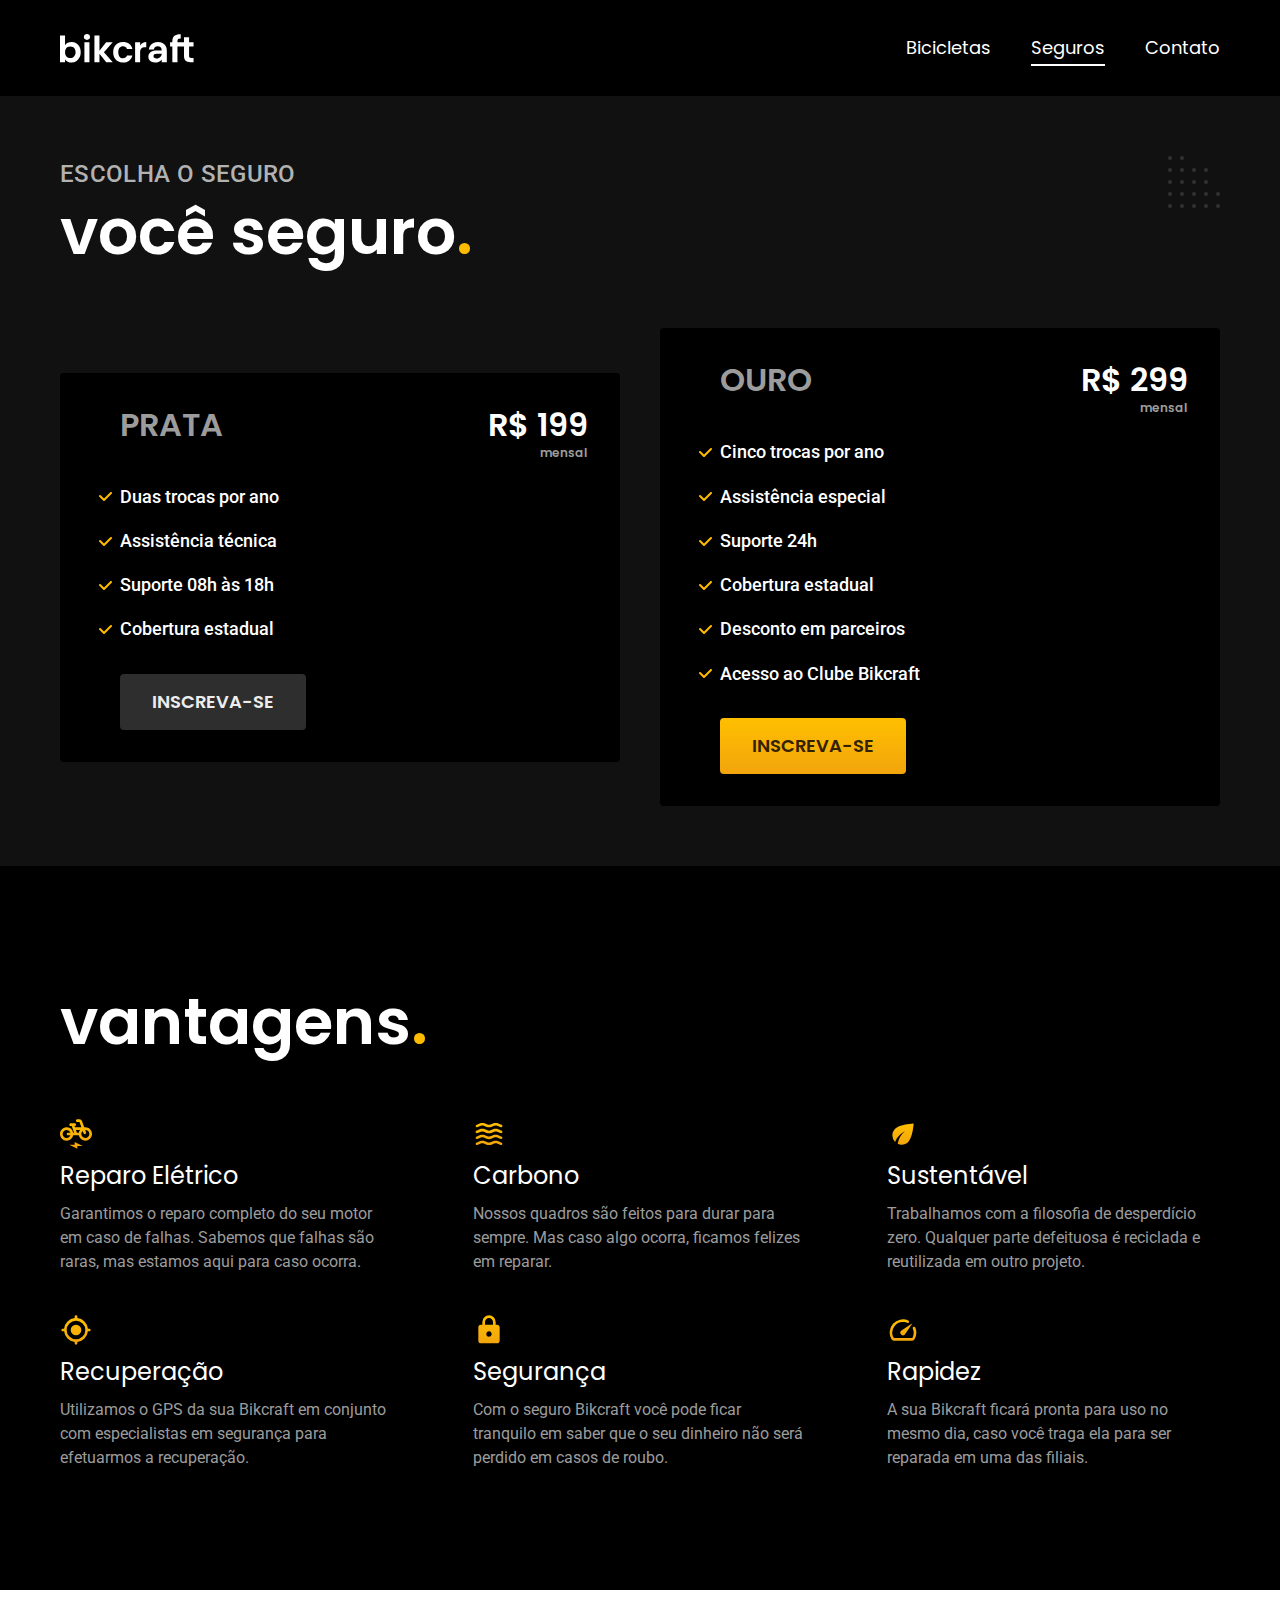
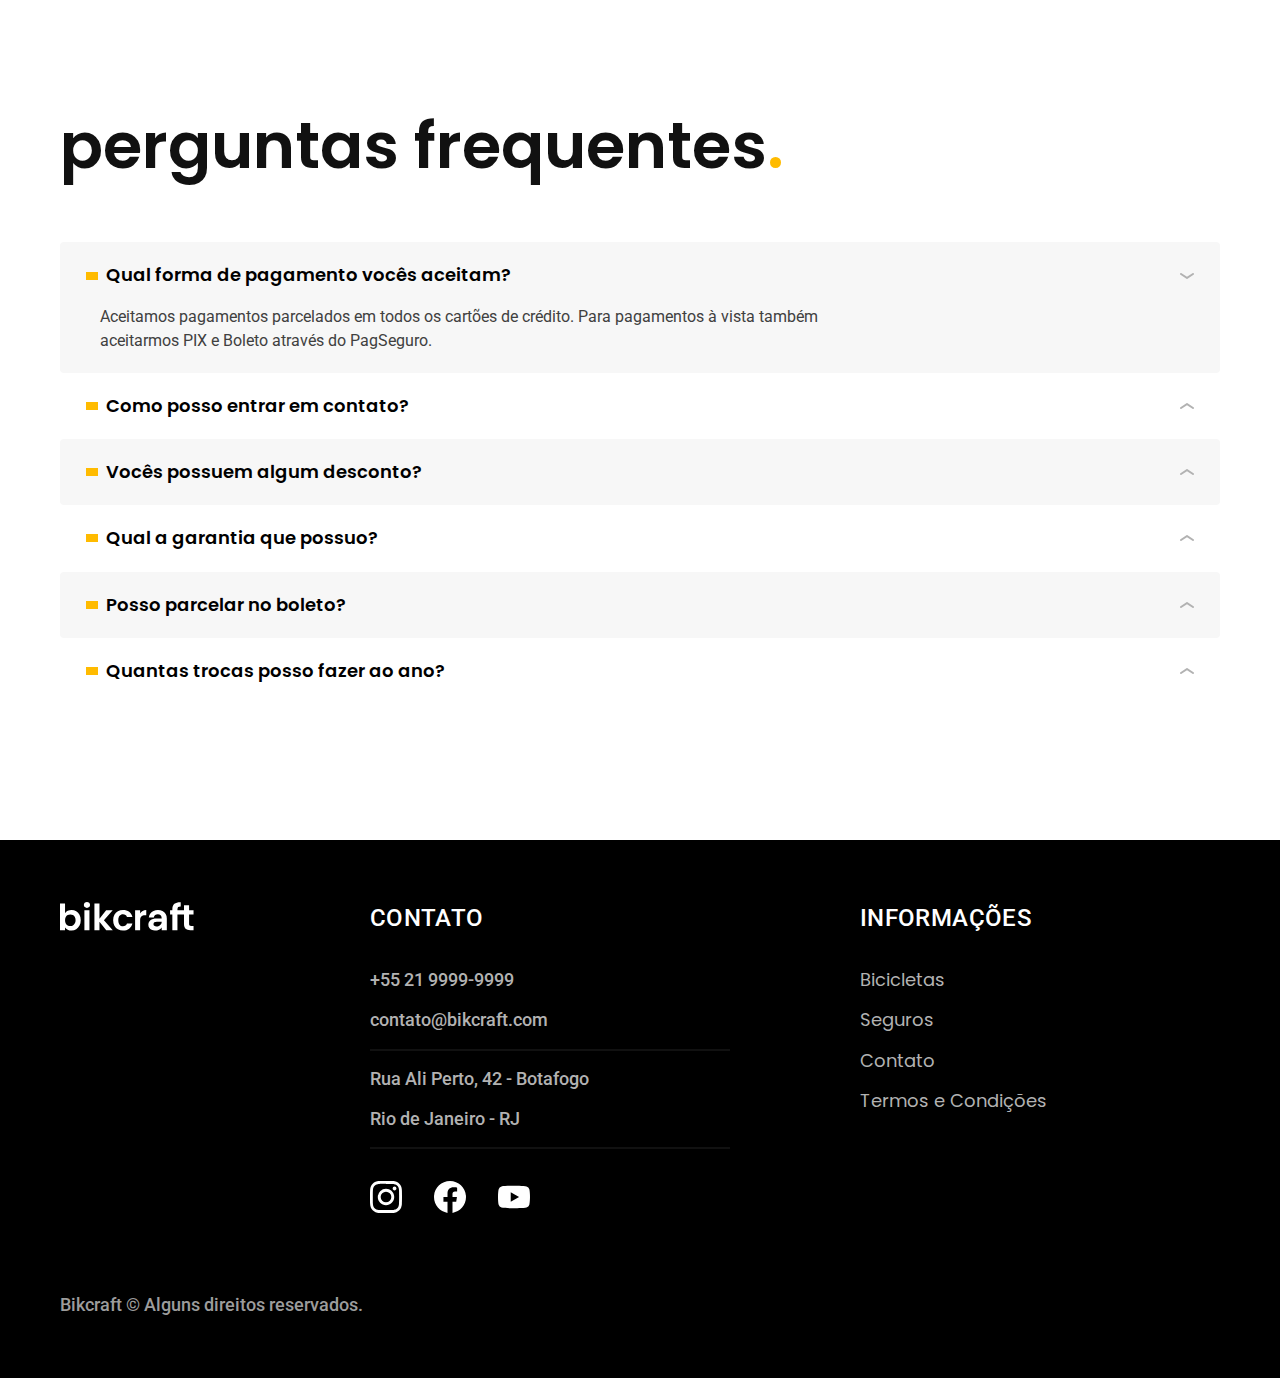
<file: seguros.html>
<!DOCTYPE html>
<html lang="pt-br">

<head>
  <meta charset="UTF-8">
  <meta name="viewport" content="width=device-width, initial-scale=1.0">
  <title>Seguros | Bickraft</title>
  <meta name="description" content="Seguros.">
  <link rel="icon" href="./favicon.svg" type="image/svg+xml">
  <link rel="preload" href="./css/style.min.css" as="style">
  <link rel="stylesheet" href="./css/style.min.css">
  <script>document.documentElement.classList.add('js');</script>

  <link rel="preconnect" href="https://fonts.googleapis.com">
  <link rel="preconnect" href="https://fonts.gstatic.com" crossorigin>
  <link href="https://fonts.googleapis.com/css2?family=Merriweather:ital,wght@1,900&family=Poppins:wght@500;600&family=Roboto:wght@400;500&display=swap" rel="stylesheet">

</head>

<body id="seguros">
  <header class="header-bg">
    <div class="header container">
      <a href="./"><img src="./img/bikcraft.svg" alt="Bikcrat" width="136" height="32"></a>
      <nav aria-label="primaria">
        <ul class="header-menu font-1-m cor-0">
          <li><a href="./bicicletas.html">Bicicletas</a></li>
          <li><a href="./seguros.html">Seguros</a></li>
          <li><a href="./contato.html">Contato</a></li>
        </ul>
      </nav>
    </div>
  </header>

  <main class="seguros-bg">
    <div class="titulo-bg">
      <div class="titulo container">
        <p class="font-2-l-b cor-5">Escolha o seguro</p>
        <h1 class="font-1-xxl cor-0">você seguro<span class="cor-p1">.</span></h1>
      </div>
    </div>

    <div class="seguros container">

      <div class="seguros-item fadeInLeft" data-anime="200">
        <h3 class="font-1-xl cor-6">PRATA</h3>
        <span class="font-1-xl cor-0">R$ 199<span class="font-1-xs cor-6">mensal</span></span>
        <ul class="font-2-m cor-0">
          <li>Duas trocas por ano</li>
          <li>Assistência técnica</li>
          <li>Suporte 08h às 18h</li>
          <li>Cobertura estadual</li>
        </ul>
        <a class="botao secundario" href="./orcamento.html?tipo=seguro&produto=prata">INSCREVA-SE</a>
      </div>

      <div class="seguros-item fadeInRight" data-anime="400">
        <h3 class="font-1-xl cor-6">OURO</h3>
        <span class="font-1-xl cor-0">R$ 299<span class="font-1-xs cor-6">mensal</span></span>
        <ul class="font-2-m cor-0">
          <li>Cinco trocas por ano</li>
          <li>Assistência especial</li>
          <li>Suporte 24h</li>
          <li>Cobertura estadual</li>
          <li>Desconto em parceiros</li>
          <li>Acesso ao Clube Bikcraft</li>
        </ul>
        <a class="botao" href="./orcamento.html?tipo=seguro&produto=ouro">INSCREVA-SE</a>
      </div>
    </div>
  </main>

  <article class="vantagens-bg">
    <div class="vantagens container">
      <h2 class="font-1-xxl cor-0">vantagens<span class="cor-p1">.</span></h2>
      <ul>
        <li><img src="./img/icones/eletrica.svg" alt="" width="32" height="32">
          <h3 class="font-1-l cor-0">Reparo Elétrico</h3>
          <p class="font-2-s cor-6">Garantimos o reparo completo do seu motor em caso de falhas. Sabemos que falhas são raras, mas estamos aqui para caso ocorra.</p>
        </li>

        <li><img src="./img/icones/carbono.svg" alt="" width="32" height="32">
          <h3 class="font-1-l cor-0">Carbono</h3>
          <p class="font-2-s cor-6">Nossos quadros são feitos para durar para sempre. Mas caso algo ocorra, ficamos felizes em reparar.</p>
        </li>

        <li><img src="./img/icones/sustentavel.svg" alt="" width="32" height="32">
          <h3 class="font-1-l cor-0">Sustentável</h3>
          <p class="font-2-s cor-6">Trabalhamos com a filosofia de desperdício zero. Qualquer parte defeituosa é reciclada e reutilizada em outro projeto.</p>
        </li>

        <li><img src="./img/icones/rastreador.svg" alt="" width="32" height="32">
          <h3 class="font-1-l cor-0">Recuperação</h3>
          <p class="font-2-s cor-6">Utilizamos o GPS da sua Bikcraft em conjunto com especialistas em segurança para efetuarmos a recuperação.</p>
        </li>

        <li><img src="./img/icones/seguro.svg" alt="" width="32" height="32">
          <h3 class="font-1-l cor-0">Segurança</h3>
          <p class="font-2-s cor-6">Com o seguro Bikcraft você pode ficar tranquilo em saber que o seu dinheiro não será perdido em casos de roubo.</p>
        </li>

        <li><img src="./img/icones/velocidade.svg" alt="" width="32" height="32">
          <h3 class="font-1-l cor-0">Rapidez</h3>
          <p class="font-2-s cor-6">A sua Bikcraft ficará pronta para uso no mesmo dia, caso você traga ela para ser reparada em uma das filiais.</p>
        </li>
      </ul>
    </div>
  </article>

  <article class="perguntas container">
    <h2 class="font-1-xxl">perguntas frequentes<span class="cor-p1">.</span></h2>
    <dl>
      <div>
        <dt><button class="font-1-m-b" aria-controls="pergunta1" aria-expanded="true">Qual forma de pagamento vocês aceitam?</button></dt>
        <dd id="pergunta1" class="font-2-s cor-9 ativa">Aceitamos pagamentos parcelados em todos os cartões de crédito. Para pagamentos à vista também aceitarmos PIX e Boleto através do PagSeguro.</dd>
      </div>

      <div>
        <dt><button class="font-1-m-b" aria-controls="pergunta2" aria-expanded="false">Como posso entrar em contato?</button></dt>
        <dd id="pergunta2" class="font-2-s cor-9">Aceitamos pagamentos parcelados em todos os cartões de crédito. Para pagamentos à vista também aceitarmos PIX e Boleto através do PagSeguro.</dd>
      </div>

      <div>
        <dt><button class="font-1-m-b" aria-controls="pergunta3" aria-expanded="false">Vocês possuem algum desconto?</button></dt>
        <dd id="pergunta3" class="font-2-s cor-9">Aceitamos pagamentos parcelados em todos os cartões de crédito. Para pagamentos à vista também aceitarmos PIX e Boleto através do PagSeguro.</dd>
      </div>

      <div>
        <dt><button class="font-1-m-b" aria-controls="pergunta4" aria-expanded="false">Qual a garantia que possuo?</button></dt>
        <dd id="pergunta4" class="font-2-s cor-9">Aceitamos pagamentos parcelados em todos os cartões de crédito. Para pagamentos à vista também aceitarmos PIX e Boleto através do PagSeguro.</dd>
      </div>

      <div>
        <dt><button class="font-1-m-b" aria-controls="pergunta5" aria-expanded="false">Posso parcelar no boleto?</button></dt>
        <dd id="pergunta5" class="font-2-s cor-9">Aceitamos pagamentos parcelados em todos os cartões de crédito. Para pagamentos à vista também aceitarmos PIX e Boleto através do PagSeguro.</dd>
      </div>

      <div>
        <dt><button class="font-1-m-b" aria-controls="pergunta6" aria-expanded="false">Quantas trocas posso fazer ao ano?</button></dt>
        <dd id="pergunta6" class="font-2-s cor-9">Aceitamos pagamentos parcelados em todos os cartões de crédito. Para pagamentos à vista também aceitarmos PIX e Boleto através do PagSeguro.</dd>
      </div>
    </dl>
  </article>

  <footer class="footer-bg">
    <div class="footer container">
      <img src="./img/bikcraft.svg" alt="Bickraft" width="136" height="32">
      <div class="footer-contato">
        <h3 class="font-2-l-b cor-0">Contato</h3>
        <ul class="font-2-m cor-5">
          <li><a href="tel:+55219999-9999">+55 21 9999-9999</a></li>
          <li><a href="mailto:contato@bikcraft.com">contato@bikcraft.com</a></li>
          <li>Rua Ali Perto, 42 - Botafogo</li>
          <li>Rio de Janeiro - RJ</li>
        </ul>
        <div class="footer-redes">
          <a href="./">
            <img src="./img/redes/instagram.svg" alt="Instagram" width="32" height="32">
          </a>
          <a href="./">
            <img src="./img/redes/facebook.svg" alt="Facebook" width="32" height="32">
          </a>
          <a href="./">
            <img src="./img/redes/youtube.svg" alt="Youtube" width="32" height="32">
          </a>
        </div>
      </div>
      <div class="footer-informacoes">
        <h3 class="font-2-l-b cor-0">Informações</h3>
        <nav aria-label="primaria">
          <ul class="font-1-m cor-5">
            <li><a href="./bicicletas.html">Bicicletas</a></li>
            <li><a href="./seguros.html">Seguros</a></li>
            <li><a href="./contato.html">Contato</a></li>
            <li><a href="./termos.html">Termos e Condições</a></li>
          </ul>
        </nav>
      </div>
      <p class="footer-copy font-2-m cor-6"> Bikcraft © Alguns direitos reservados.</p>
    </div>
  </footer>

  <script src="./js/puglins/simple-anime.js"></script>
  <script src="./js/script.js"></script>
</body>

</html>
</file>
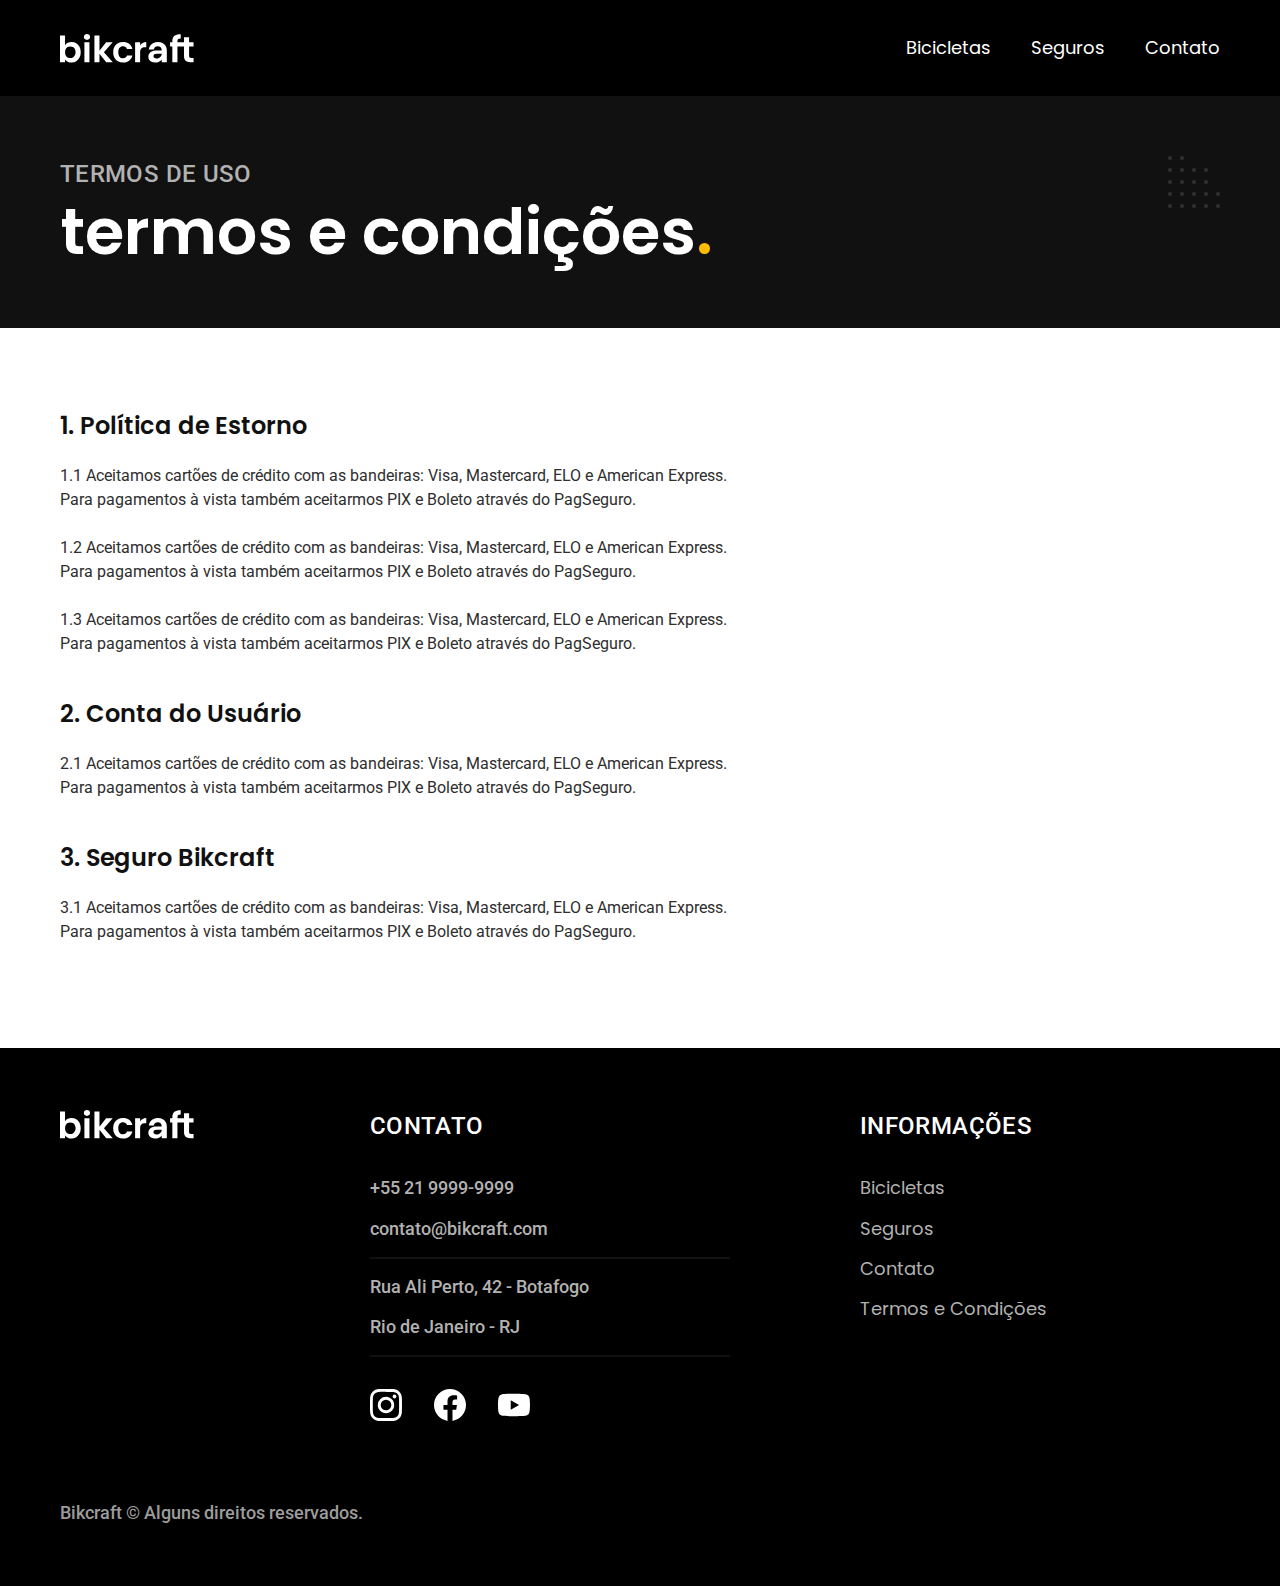
<file: termos.html>
<!DOCTYPE html>
<html lang="pt-br">

<head>
  <meta charset="UTF-8">
  <meta name="viewport" content="width=device-width, initial-scale=1.0">
  <title>Termos e Condições | Bickraft</title>
  <meta name="description" content="Termos e Condições.">
  <link rel="icon" href="./favicon.svg" type="image/svg+xml">
  <link rel="preload" href="./css/style.min.css" as="style">
  <link rel="stylesheet" href="./css/style.min.css">
  <script>document.documentElement.classList.add('js');</script>

  <link rel="preconnect" href="https://fonts.googleapis.com">
  <link rel="preconnect" href="https://fonts.gstatic.com" crossorigin>
  <link href="https://fonts.googleapis.com/css2?family=Merriweather:ital,wght@1,900&family=Poppins:wght@500;600&family=Roboto:wght@400;500&display=swap" rel="stylesheet">

</head>

<body id="termos">
  <header class="header-bg">
    <div class="header container">
      <a href="./"><img src="./img/bikcraft.svg" alt="Bikcrat" width="136" height="32"></a>
      <nav aria-label="primaria">
        <ul class="header-menu font-1-m cor-0">
          <li><a href="./bicicletas.html">Bicicletas</a></li>
          <li><a href="./seguros.html">Seguros</a></li>
          <li><a href="./contato.html">Contato</a></li>
        </ul>
      </nav>
    </div>
  </header>
  <main>
    <div class="titulo-bg">
      <div class="titulo container">
        <p class="font-2-l-b cor-5">Termos de uso</p>
        <h1 class="font-1-xxl cor-0">termos e condições<span class="cor-p1">.</span></h1>
      </div>
    </div>


    <div class="termos font-2-s cor-10 container">
      <h2 class="font-1-l cor-11">1. Política de Estorno</h2>
      <p>1.1 Aceitamos cartões de crédito com as bandeiras: Visa, Mastercard, ELO e American Express. Para pagamentos à vista também aceitarmos PIX e Boleto através do PagSeguro.</p>
      <p>1.2 Aceitamos cartões de crédito com as bandeiras: Visa, Mastercard, ELO e American Express. Para pagamentos à vista também aceitarmos PIX e Boleto através do PagSeguro.</p>
      <p>1.3 Aceitamos cartões de crédito com as bandeiras: Visa, Mastercard, ELO e American Express. Para pagamentos à vista também aceitarmos PIX e Boleto através do PagSeguro.</p>

      <h2 class="font-1-l cor-11">2. Conta do Usuário</h2>
      <p>2.1 Aceitamos cartões de crédito com as bandeiras: Visa, Mastercard, ELO e American Express. Para pagamentos à vista também aceitarmos PIX e Boleto através do PagSeguro.</p>

      <h2 class="font-1-l cor-11">3. Seguro Bikcraft</h2>
      <p>3.1 Aceitamos cartões de crédito com as bandeiras: Visa, Mastercard, ELO e American Express. Para pagamentos à vista também aceitarmos PIX e Boleto através do PagSeguro.</p>
    </div>
  </main>

  <footer class="footer-bg">
    <div class="footer container">
      <img src="./img/bikcraft.svg" alt="Bickraft" width="136" height="32">
      <div class="footer-contato">
        <h3 class="font-2-l-b cor-0">Contato</h3>
        <ul class="font-2-m cor-5">
          <li><a href="tel:+55219999-9999">+55 21 9999-9999</a></li>
          <li><a href="mailto:contato@bikcraft.com">contato@bikcraft.com</a></li>
          <li>Rua Ali Perto, 42 - Botafogo</li>
          <li>Rio de Janeiro - RJ</li>
        </ul>
        <div class="footer-redes">
          <a href="./">
            <img src="./img/redes/instagram.svg" alt="Instagram" width="32" height="32">
          </a>
          <a href="./">
            <img src="./img/redes/facebook.svg" alt="Facebook" width="32" height="32">
          </a>
          <a href="./">
            <img src="./img/redes/youtube.svg" alt="Youtube" width="32" height="32">
          </a>
        </div>
      </div>
      <div class="footer-informacoes">
        <h3 class="font-2-l-b cor-0">Informações</h3>
        <nav aria-label="primaria">
          <ul class="font-1-m cor-5">
            <li><a href="./bicicletas.html">Bicicletas</a></li>
            <li><a href="./seguros.html">Seguros</a></li>
            <li><a href="./contato.html">Contato</a></li>
            <li><a href="./termos.html">Termos e Condições</a></li>
          </ul>
        </nav>
      </div>
      <p class="footer-copy font-2-m cor-6"> Bikcraft © Alguns direitos reservados.</p>
    </div>
  </footer>

  <script src="./js/script.js"></script>
</body>

</html>
</file>
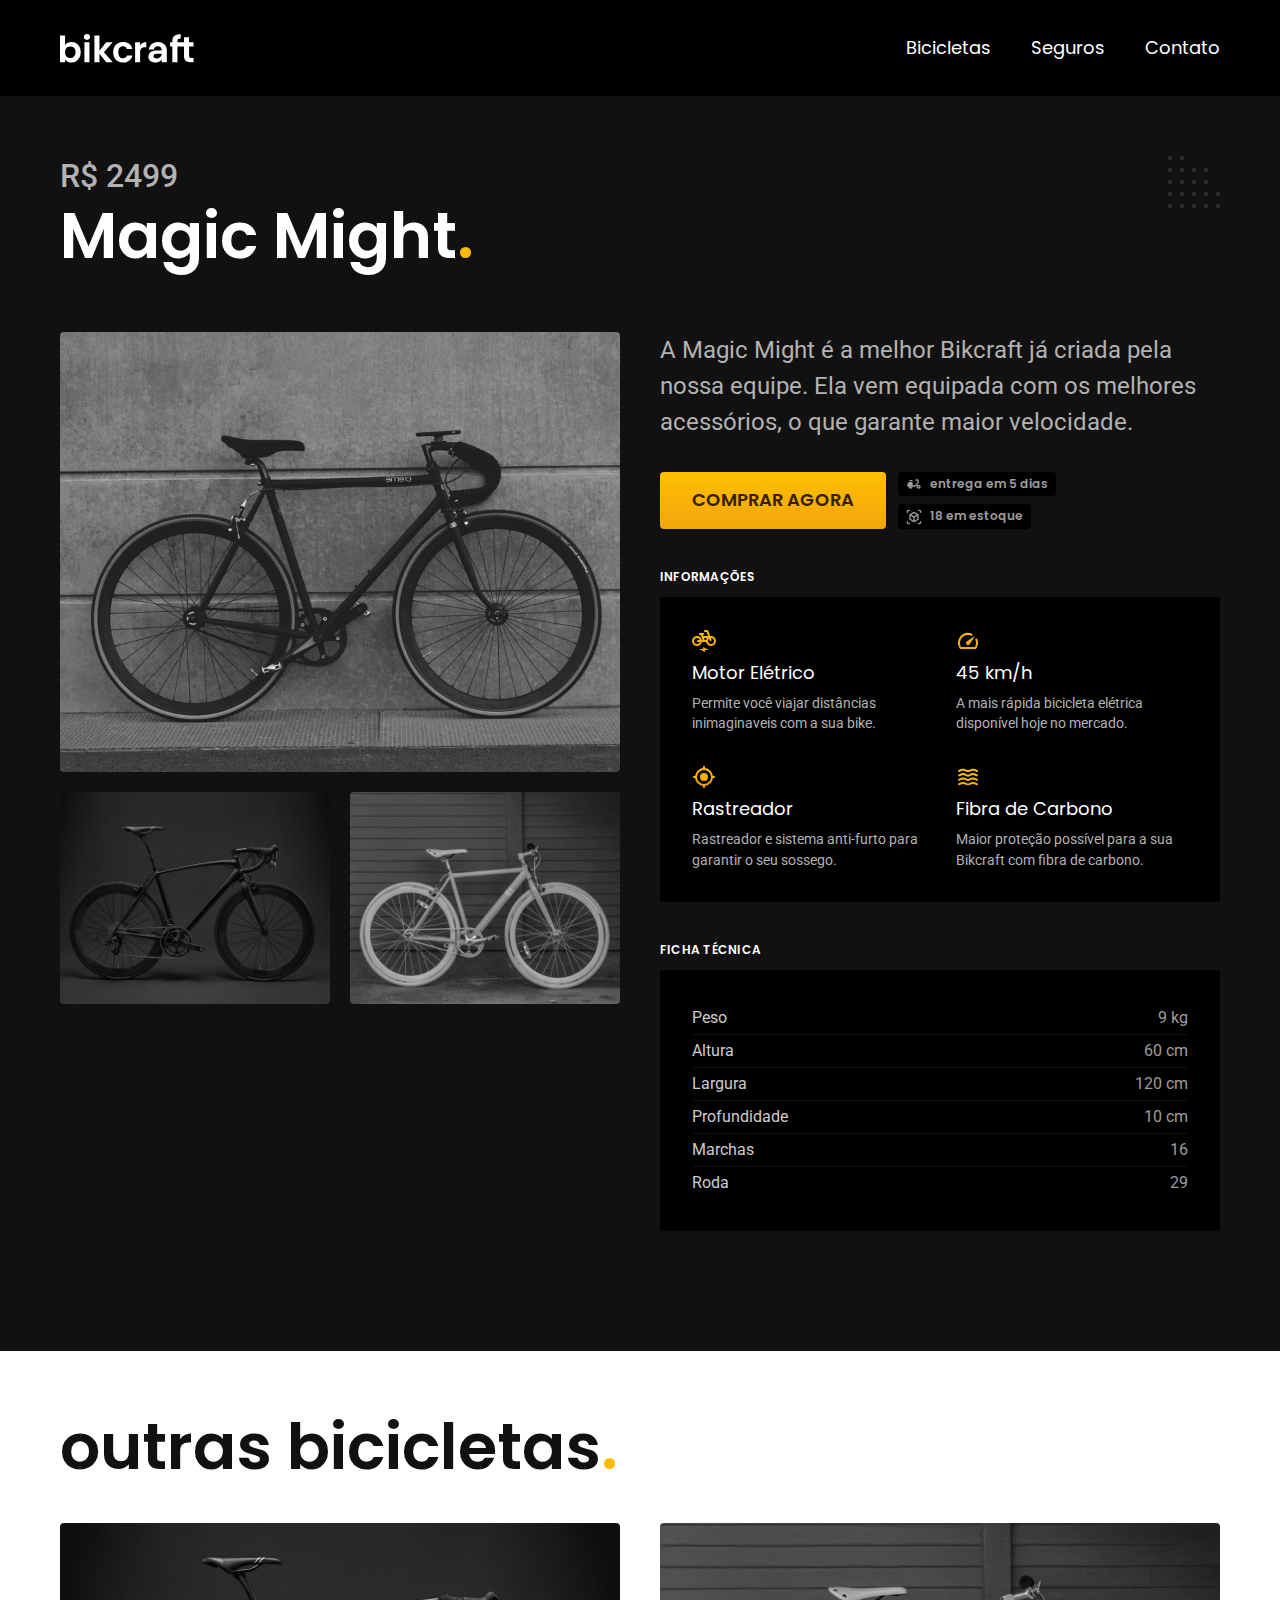
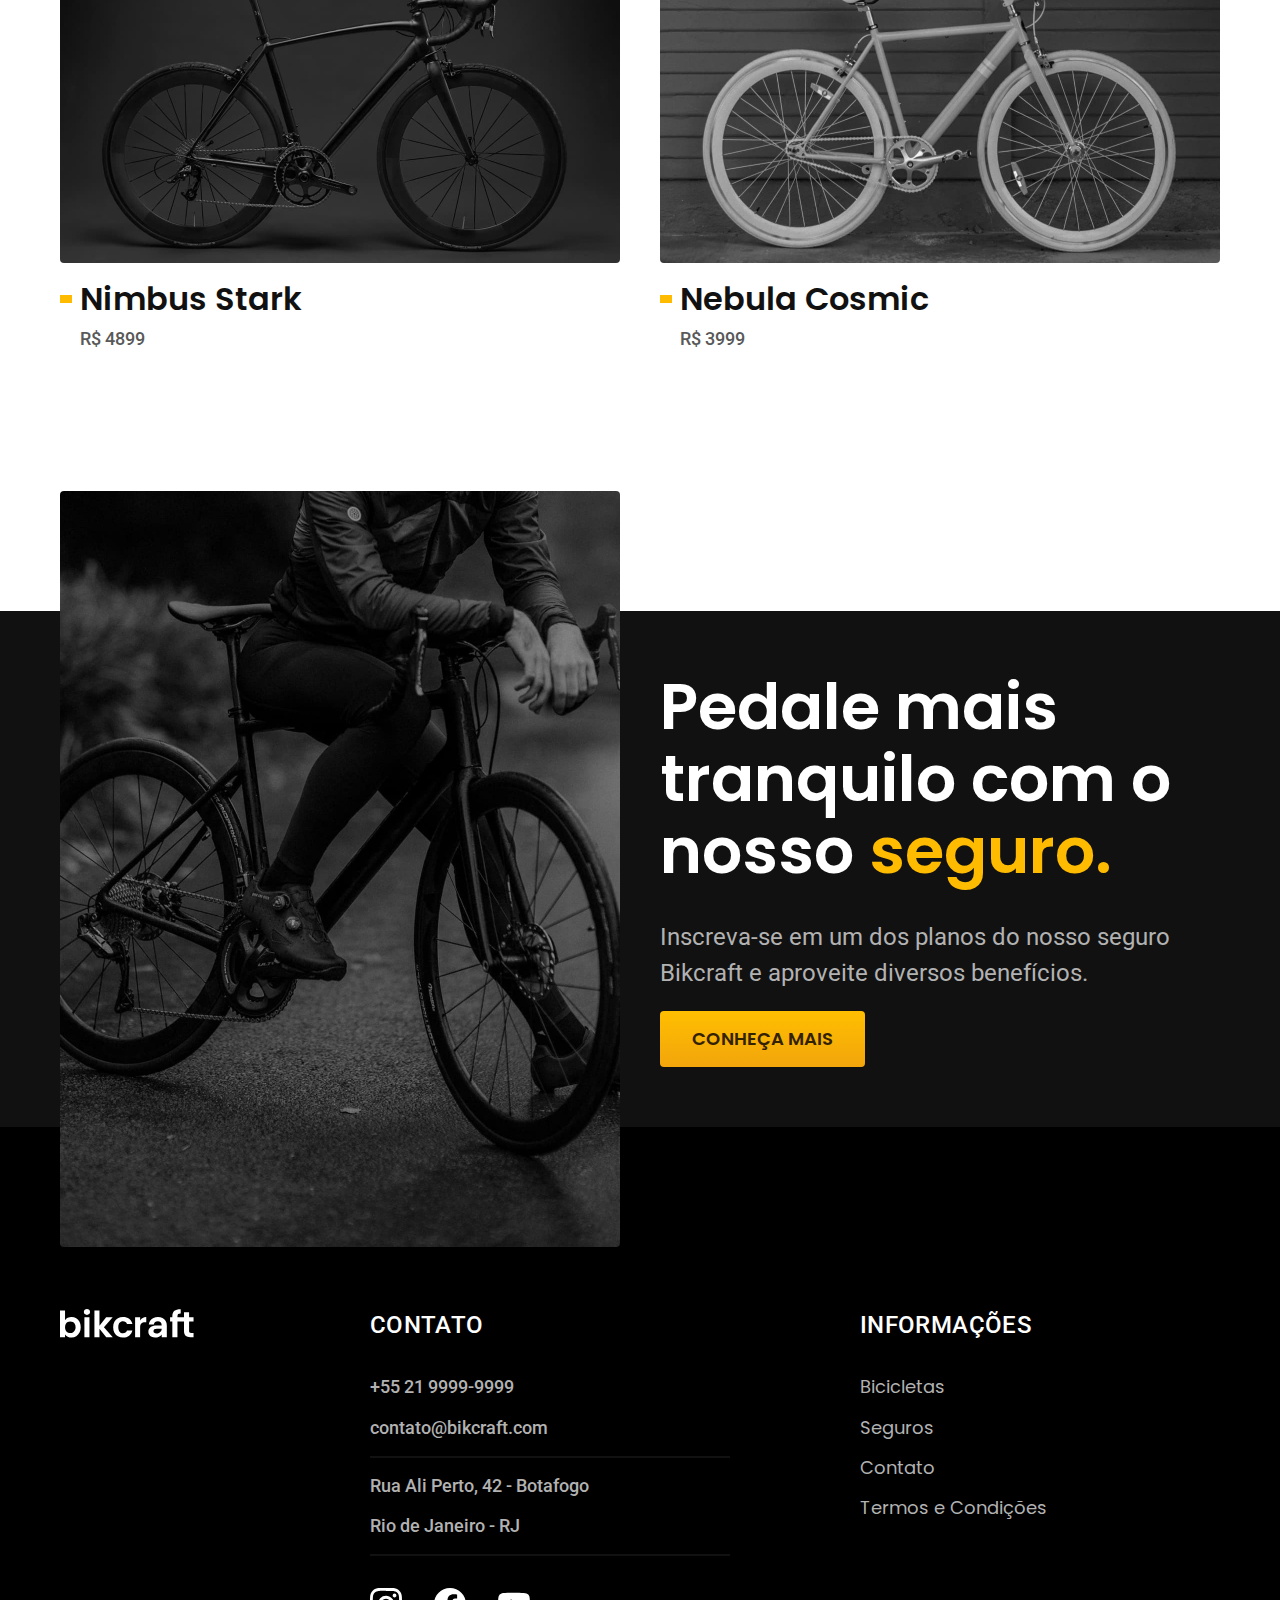
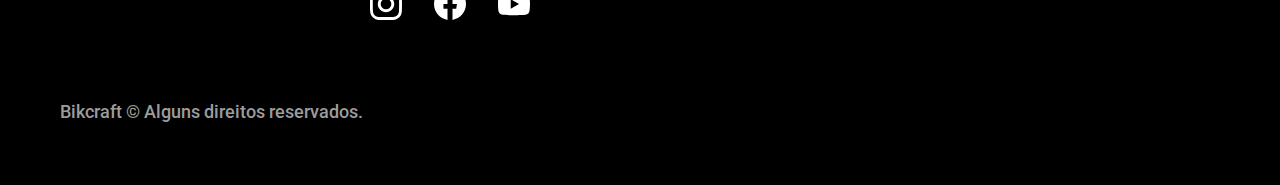
<file: bicicletas/magic.html>
<!DOCTYPE html>
<html lang="pt-br">

<head>
  <meta charset="UTF-8">
  <meta name="viewport" content="width=device-width, initial-scale=1.0">
  <title>Magic Might | Bickraft</title>
  <meta name="description" content="Magic Might.">

  <link rel="icon" href="../favicon.svg" type="image/svg+xml">
  <link rel="preload" href="../css/style.min.css" as="style">
  <link rel="stylesheet" href="../css/style.min.css">
  <script>document.documentElement.classList.add('js');</script>

  <link rel="preconnect" href="https://fonts.googleapis.com">
  <link rel="preconnect" href="https://fonts.gstatic.com" crossorigin>
  <link href="https://fonts.googleapis.com/css2?family=Merriweather:ital,wght@1,900&family=Poppins:wght@500;600&family=Roboto:wght@400;500&display=swap" rel="stylesheet">


</head>

<body id="bicicleta">
  <header class="header-bg">
    <div class="header container">
      <a href="../"><img src="../img/bikcraft.svg" alt="Bikcrat"></a>
      <nav aria-label="primaria">
        <ul class="header-menu font-1-m cor-0">
          <li><a href="../bicicletas.html">Bicicletas</a></li>
          <li><a href="../seguros.html">Seguros</a></li>
          <li><a href="../contato.html">Contato</a></li>
        </ul>
      </nav>
    </div>
  </header>

  <main class="titulo-bg">
    <div>
      <div class="titulo container">
        <p class="font-2-xl cor-5">R$ 2499</p>
        <h1 class="font-1-xxl cor-0">Magic Might<span class="cor-p1">.</span></h1>
      </div>
    </div>

    <div class="bicicleta container">
      <div class="bicicleta-imagens">
        <img src="../img/bicicleta/nimbus2.jpg" alt="Bicicleta 1">
        <img src="../img/bicicleta/nimbus1.jpg" alt="Bicicleta 2">
        <img src="../img/bicicleta/nimbus3.jpg" alt="Bicicleta 3">
      </div>
      <div class="bicicleta-conteudo">
        <p class="font-2-l cor-5">A Magic Might é a melhor Bikcraft já criada pela nossa equipe. Ela vem equipada com os melhores acessórios, o que garante maior velocidade.</p>
        <div class="bicicleta-comprar">
          <a class="botao" href="../orcamento.html?tipo=bikcraft&produto=magic">Comprar agora</a>
          <span class="font-1-xs cor-6"><img src="../img/icones/entrega.svg" alt="">entrega em 5 dias</span>
          <span class="font-1-xs cor-6"><img src="../img/icones/estoque.svg" alt="">18 em estoque</span>
        </div>
        <h2 class="font-1-xs cor-0">Informações</h2>
        <ul class="bicicleta-informacoes">
          <li>
            <img src="../img/icones/eletrica.svg" alt="">
            <h3 class="font-1-m cor-0">Motor Elétrico</h3>
            <p class="font-2-xs cor-5">Permite você viajar distâncias inimaginaveis com a sua bike.</p>
          </li>

          <li>
            <img src="../img/icones/velocidade.svg" alt="">
            <h3 class="font-1-m cor-0">45 km/h</h3>
            <p class="font-2-xs cor-5">A mais rápida bicicleta elétrica disponível hoje no mercado.</p>
          </li>

          <li>
            <img src="../img/icones/rastreador.svg" alt="">
            <h3 class="font-1-m cor-0">Rastreador</h3>
            <p class="font-2-xs cor-5">Rastreador e sistema anti-furto para garantir o seu sossego.</p>
          </li>

          <li>
            <img src="../img/icones/carbono.svg" alt="">
            <h3 class="font-1-m cor-0">Fibra de Carbono</h3>
            <p class="font-2-xs cor-5">Maior proteção possível para a sua Bikcraft com fibra de carbono.</p>
          </li>
        </ul>

        <h2 class="font-1-xs cor-0">Ficha Técnica</h2>
        <ul class="bicicleta-ficha font-2-s cor-4">
          <li>Peso <span>9 kg</span></li>
          <li>Altura <span>60 cm</span></li>
          <li>Largura <span>120 cm</span></li>
          <li>Profundidade <span>10 cm</span></li>
          <li>Marchas <span>16</span></li>
          <li>Roda <span>29</span></li>
        </ul>
      </div>
  </main>

  <article class="bicicletas-lista container">
    <h2 class="font-1-xxl">outras bicicletas<span class="cor-p1">.</span></h2>
    <ul>
      <li>
        <a href="./nimbus.html">
          <img src="../img/bicicletas/nimbus.jpg" alt="Bicicleta preta">
          <h3 class="font-1-xl">Nimbus Stark</h3>
          <span class="font-2-m cor-8">R$ 4899</span>
        </a>
      </li>
      <li>
        <a href="./nebula.html">
          <img src="../img/bicicletas/nebula.jpg" alt="Bicicleta branca">
          <h3 class="font-1-xl">Nebula Cosmic</h3>
          <span class="font-2-m cor-8">R$ 3999</span>
        </a>
      </li>
    </ul>
  </article>

  <article class="seguro-bg">
    <div class="seguro container">
      <div class="seguro-imagem">
        <img src="../img/fotos/seguros.jpg" alt="Pessoa parada em cima de uma Bicicleta">
      </div>
      <div class="seguro-conteudo">
        <h2 class="font-1-xxl cor-0">Pedale mais tranquilo com o nosso <span class="cor-p1">seguro.</span></h2>
        <p class="font-2-l cor-5">Inscreva-se em um dos planos do nosso seguro Bikcraft e aproveite diversos benefícios.</p>
        <a class="botao" href="../seguros.html">conheça mais</a>
      </div>
    </div>
  </article>
  <footer class="footer-bg">
    <div class="footer container">
      <img src="../img/bikcraft.svg" alt="Bickraft">
      <div class="footer-contato">
        <h3 class="font-2-l-b cor-0">Contato</h3>
        <ul class="font-2-m cor-5">
          <li><a href="tel:+55219999-9999">+55 21 9999-9999</a></li>
          <li><a href="mailto:contato@bikcraft.com">contato@bikcraft.com</a></li>
          <li>Rua Ali Perto, 42 - Botafogo</li>
          <li>Rio de Janeiro - RJ</li>
        </ul>
        <div class="footer-redes">
          <a href="../">
            <img src="../img/redes/instagram.svg" alt="Instagram">
          </a>
          <a href="../">
            <img src="../img/redes/facebook.svg" alt="Facebook">
          </a>
          <a href="../">
            <img src="../img/redes/youtube.svg" alt="Youtube">
          </a>
        </div>
      </div>
      <div class="footer-informacoes">
        <h3 class="font-2-l-b cor-0">Informações</h3>
        <nav aria-label="primaria">
          <ul class="font-1-m cor-5">
            <li><a href="../bicicletas.html">Bicicletas</a></li>
            <li><a href="../seguros.html">Seguros</a></li>
            <li><a href="../contato.html">Contato</a></li>
            <li><a href="../termos.html">Termos e Condições</a></li>
          </ul>
        </nav>
      </div>
      <p class="footer-copy font-2-m cor-6"> Bikcraft © Alguns direitos reservados.</p>
    </div>
  </footer>

  <script src="../js/script.js"></script>
</body>

</html>
</file>
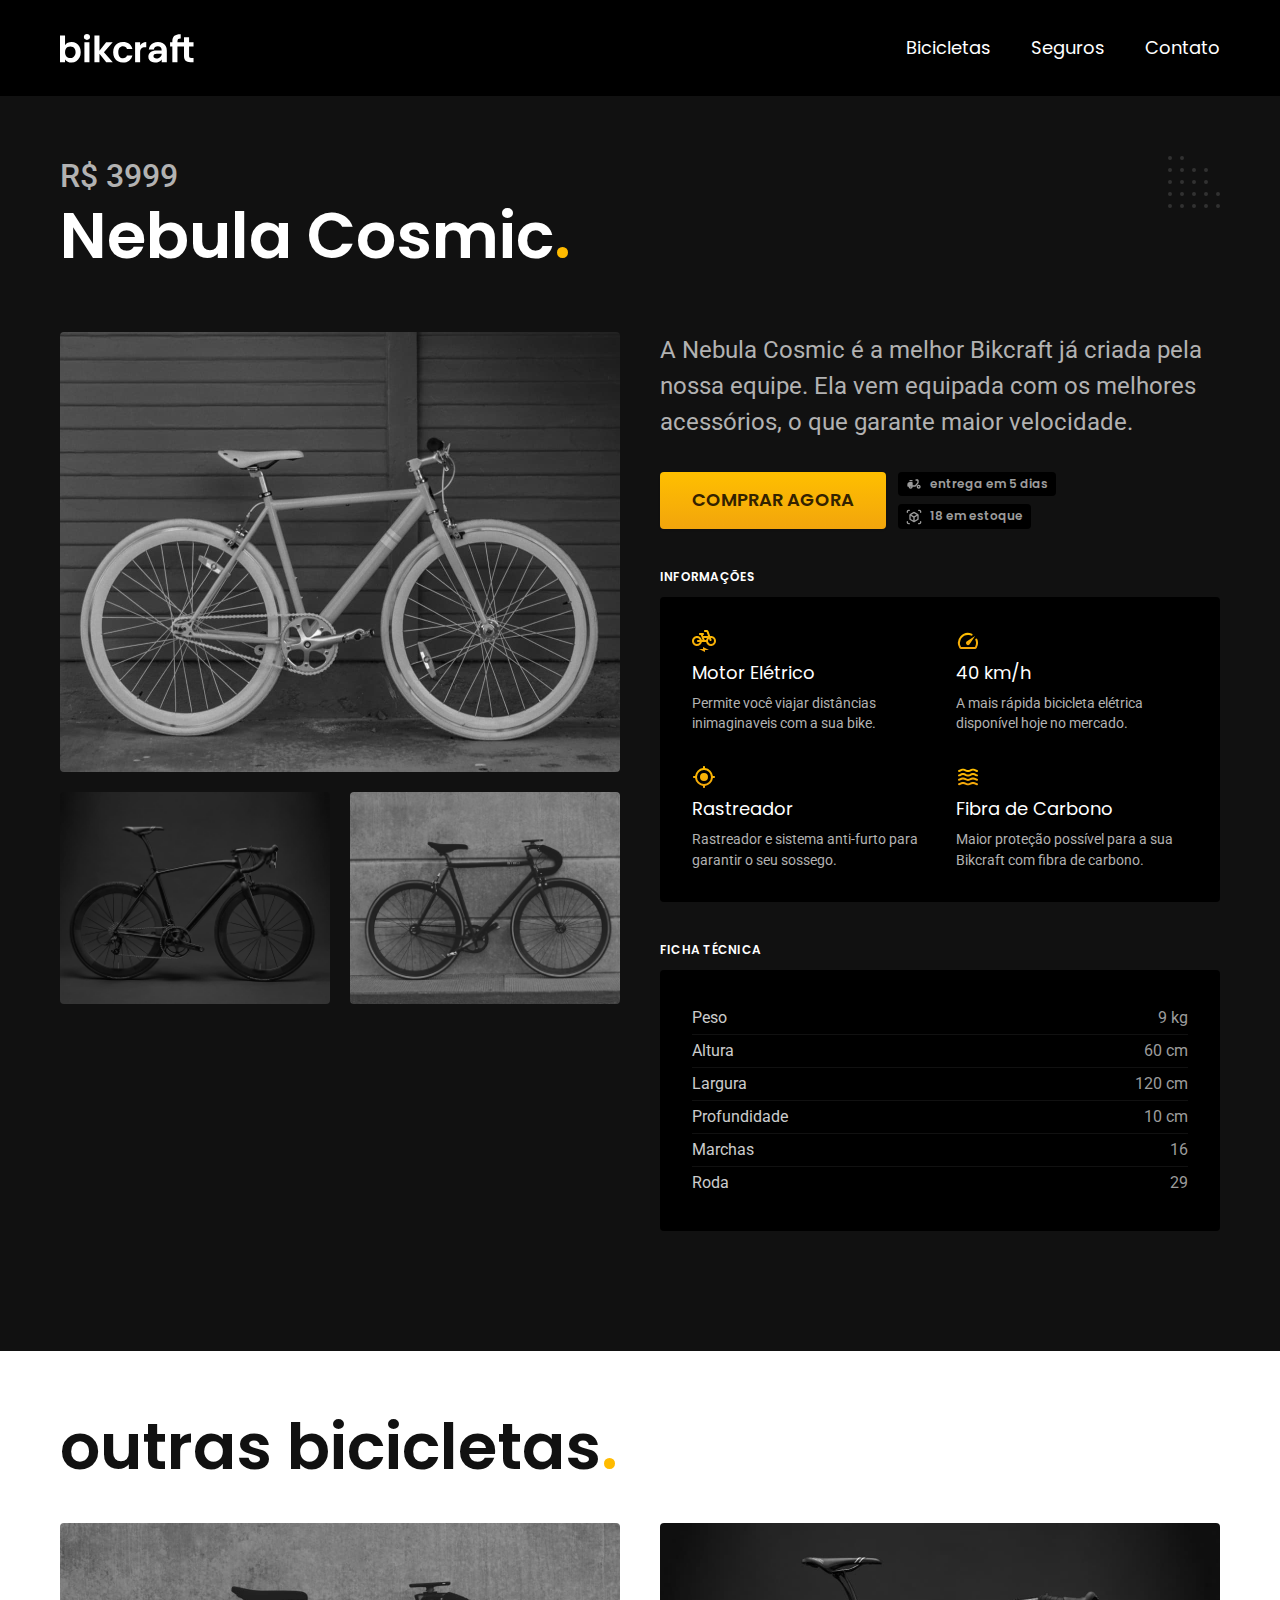
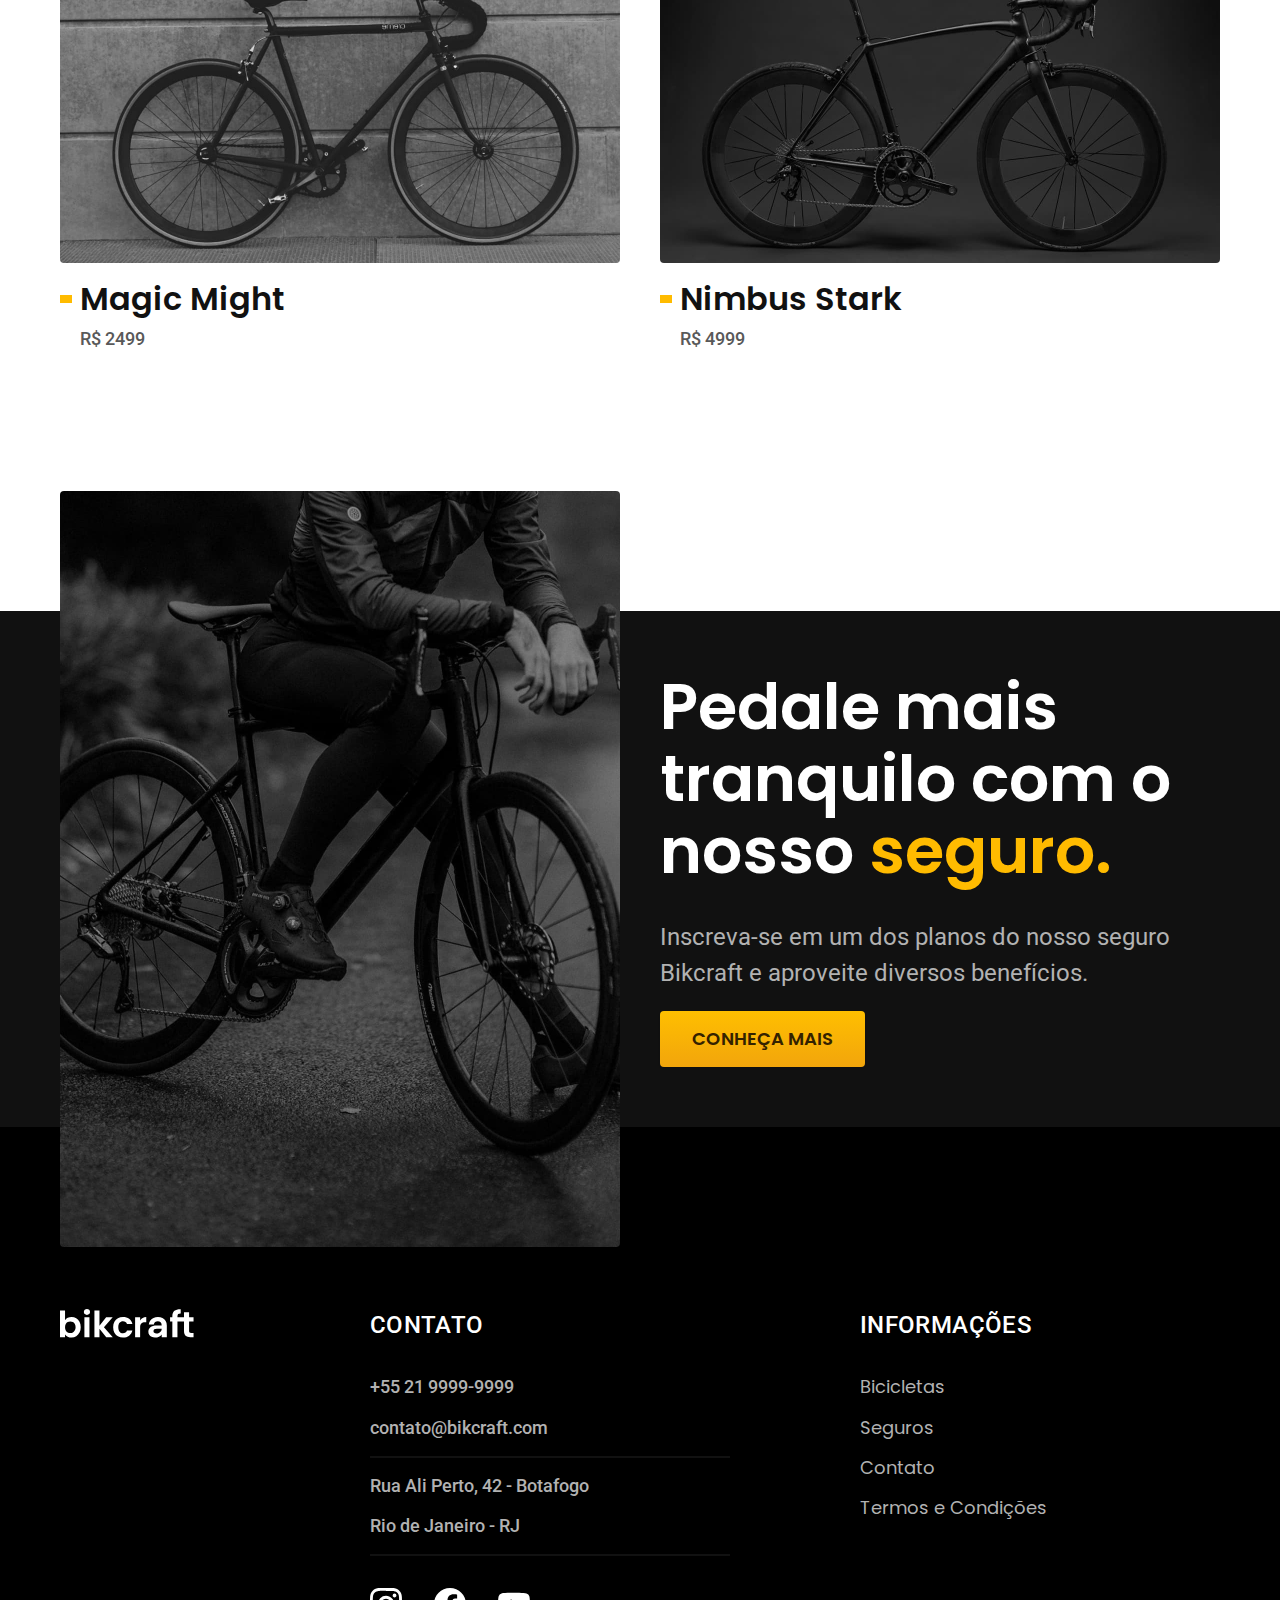
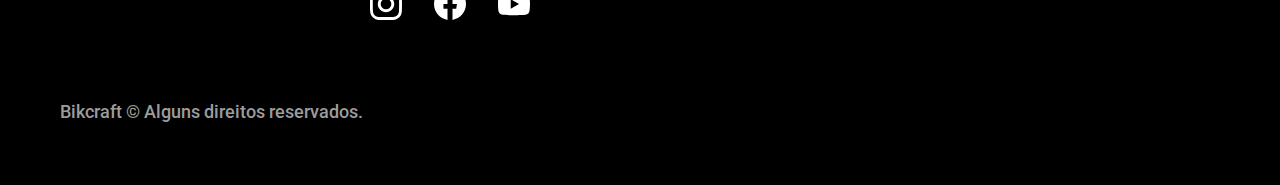
<file: bicicletas/nebula.html>
<!DOCTYPE html>
<html lang="pt-br">

<head>
  <meta charset="UTF-8">
  <meta name="viewport" content="width=device-width, initial-scale=1.0">
  <title>Nebula Cosmic | Bickraft</title>
  <meta name="description" content="Nebula Cosmic.">

  <link rel="icon" href="../favicon.svg" type="image/svg+xml">
  <link rel="preload" href="../css/style.min.css" as="style">
  <link rel="stylesheet" href="../css/style.min.css">
  <script>document.documentElement.classList.add('js');</script>

  <link rel="preconnect" href="https://fonts.googleapis.com">
  <link rel="preconnect" href="https://fonts.gstatic.com" crossorigin>
  <link href="https://fonts.googleapis.com/css2?family=Merriweather:ital,wght@1,900&family=Poppins:wght@500;600&family=Roboto:wght@400;500&display=swap" rel="stylesheet">


</head>

<body id="bicicleta">
  <header class="header-bg">
    <div class="header container">
      <a href="../"><img src="../img/bikcraft.svg" alt="Bikcrat"></a>
      <nav aria-label="primaria">
        <ul class="header-menu font-1-m cor-0">
          <li><a href="../bicicletas.html">Bicicletas</a></li>
          <li><a href="../seguros.html">Seguros</a></li>
          <li><a href="../contato.html">Contato</a></li>
        </ul>
      </nav>
    </div>
  </header>

  <main class="titulo-bg">
    <div>
      <div class="titulo container">
        <p class="font-2-xl cor-5">R$ 3999</p>
        <h1 class="font-1-xxl cor-0">Nebula Cosmic<span class="cor-p1">.</span></h1>
      </div>
    </div>

    <div class="bicicleta container">
      <div class="bicicleta-imagens">
        <img src="../img/bicicleta/nimbus3.jpg" alt="Bicicleta 1">
        <img src="../img/bicicleta/nimbus1.jpg" alt="Bicicleta 2">
        <img src="../img/bicicleta/nimbus2.jpg" alt="Bicicleta 3">
      </div>
      <div class="bicicleta-conteudo">
        <p class="font-2-l cor-5">A Nebula Cosmic é a melhor Bikcraft já criada pela nossa equipe. Ela vem equipada com os melhores acessórios, o que garante maior velocidade.</p>
        <div class="bicicleta-comprar">
          <a class="botao" href="../orcamento.html?tipo=bikcraft&produto=nebula">Comprar agora</a>
          <span class="font-1-xs cor-6"><img src="../img/icones/entrega.svg" alt="">entrega em 5 dias</span>
          <span class="font-1-xs cor-6"><img src="../img/icones/estoque.svg" alt="">18 em estoque</span>
        </div>
        <h2 class="font-1-xs cor-0">Informações</h2>
        <ul class="bicicleta-informacoes">
          <li>
            <img src="../img/icones/eletrica.svg" alt="">
            <h3 class="font-1-m cor-0">Motor Elétrico</h3>
            <p class="font-2-xs cor-5">Permite você viajar distâncias inimaginaveis com a sua bike.</p>
          </li>

          <li>
            <img src="../img/icones/velocidade.svg" alt="">
            <h3 class="font-1-m cor-0">40 km/h</h3>
            <p class="font-2-xs cor-5">A mais rápida bicicleta elétrica disponível hoje no mercado.</p>
          </li>

          <li>
            <img src="../img/icones/rastreador.svg" alt="">
            <h3 class="font-1-m cor-0">Rastreador</h3>
            <p class="font-2-xs cor-5">Rastreador e sistema anti-furto para garantir o seu sossego.</p>
          </li>

          <li>
            <img src="../img/icones/carbono.svg" alt="">
            <h3 class="font-1-m cor-0">Fibra de Carbono</h3>
            <p class="font-2-xs cor-5">Maior proteção possível para a sua Bikcraft com fibra de carbono.</p>
          </li>
        </ul>

        <h2 class="font-1-xs cor-0">Ficha Técnica</h2>
        <ul class="bicicleta-ficha font-2-s cor-4">
          <li>Peso <span>9 kg</span></li>
          <li>Altura <span>60 cm</span></li>
          <li>Largura <span>120 cm</span></li>
          <li>Profundidade <span>10 cm</span></li>
          <li>Marchas <span>16</span></li>
          <li>Roda <span>29</span></li>
        </ul>
      </div>
  </main>

  <article class="bicicletas-lista container">
    <h2 class="font-1-xxl">outras bicicletas<span class="cor-p1">.</span></h2>
    <ul>
      <li>
        <a href="./magic.html">
          <img src="../img/bicicletas/magic.jpg" alt="Bicicleta preta">
          <h3 class="font-1-xl">Magic Might</h3>
          <span class="font-2-m cor-8">R$ 2499</span>
        </a>
      </li>
      <li>
        <a href="./nimbus.html">
          <img src="../img/bicicletas/nimbus.jpg" alt="Bicicleta preta">
          <h3 class="font-1-xl">Nimbus Stark</h3>
          <span class="font-2-m cor-8">R$ 4999</span>
        </a>
      </li>
    </ul>
  </article>

  <article class="seguro-bg">
    <div class="seguro container">
      <div class="seguro-imagem">
        <img src="../img/fotos/seguros.jpg" alt="Pessoa parada em cima de uma Bicicleta">
      </div>
      <div class="seguro-conteudo">
        <h2 class="font-1-xxl cor-0">Pedale mais tranquilo com o nosso <span class="cor-p1">seguro.</span></h2>
        <p class="font-2-l cor-5">Inscreva-se em um dos planos do nosso seguro Bikcraft e aproveite diversos benefícios.</p>
        <a class="botao" href="../seguros.html">conheça mais</a>
      </div>
    </div>
  </article>
  <footer class="footer-bg">
    <div class="footer container">
      <img src="../img/bikcraft.svg" alt="Bickraft">
      <div class="footer-contato">
        <h3 class="font-2-l-b cor-0">Contato</h3>
        <ul class="font-2-m cor-5">
          <li><a href="tel:+55219999-9999">+55 21 9999-9999</a></li>
          <li><a href="mailto:contato@bikcraft.com">contato@bikcraft.com</a></li>
          <li>Rua Ali Perto, 42 - Botafogo</li>
          <li>Rio de Janeiro - RJ</li>
        </ul>
        <div class="footer-redes">
          <a href="../">
            <img src="../img/redes/instagram.svg" alt="Instagram">
          </a>
          <a href="../">
            <img src="../img/redes/facebook.svg" alt="Facebook">
          </a>
          <a href="../">
            <img src="../img/redes/youtube.svg" alt="Youtube">
          </a>
        </div>
      </div>
      <div class="footer-informacoes">
        <h3 class="font-2-l-b cor-0">Informações</h3>
        <nav aria-label="primaria">
          <ul class="font-1-m cor-5">
            <li><a href="../bicicletas.html">Bicicletas</a></li>
            <li><a href="../seguros.html">Seguros</a></li>
            <li><a href="../contato.html">Contato</a></li>
            <li><a href="../termos.html">Termos e Condições</a></li>
          </ul>
        </nav>
      </div>
      <p class="footer-copy font-2-m cor-6"> Bikcraft © Alguns direitos reservados.</p>
    </div>
  </footer>

  <script src="../js/script.js"></script>
</body>

</html>
</file>
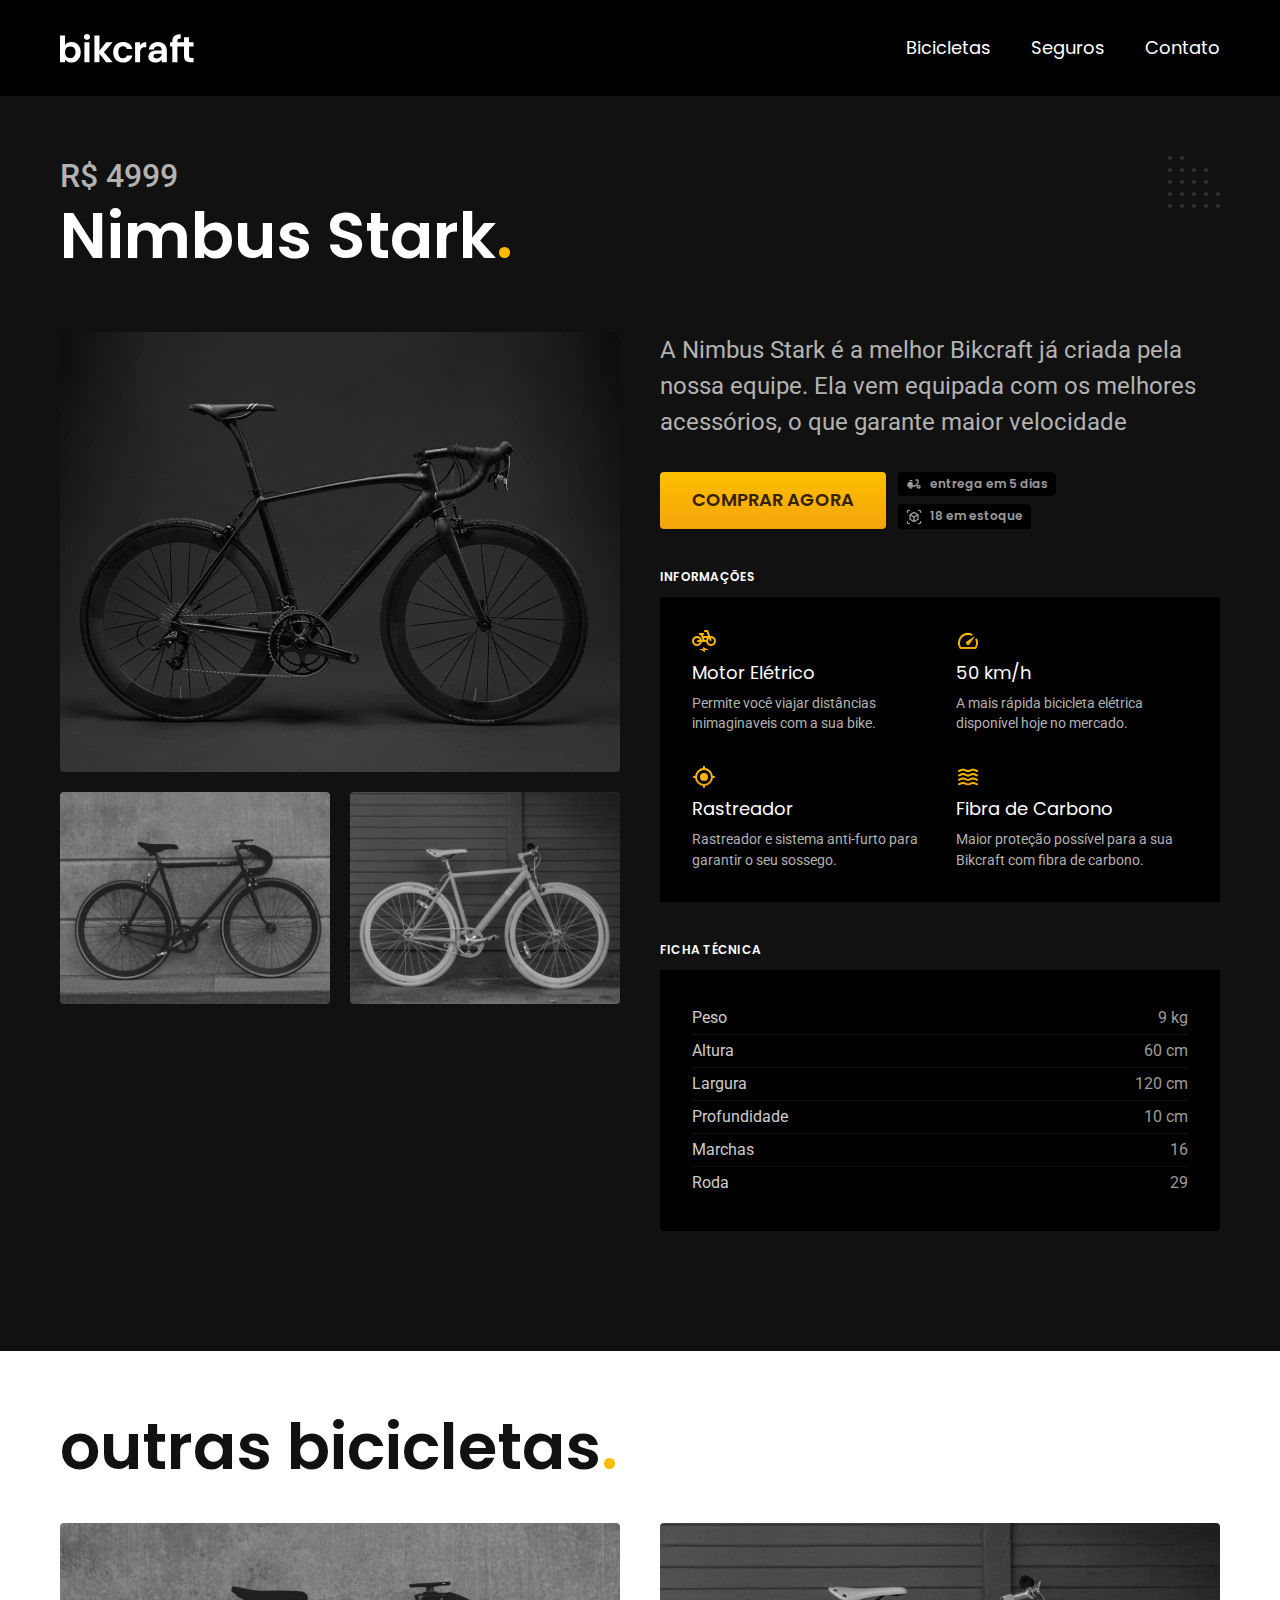
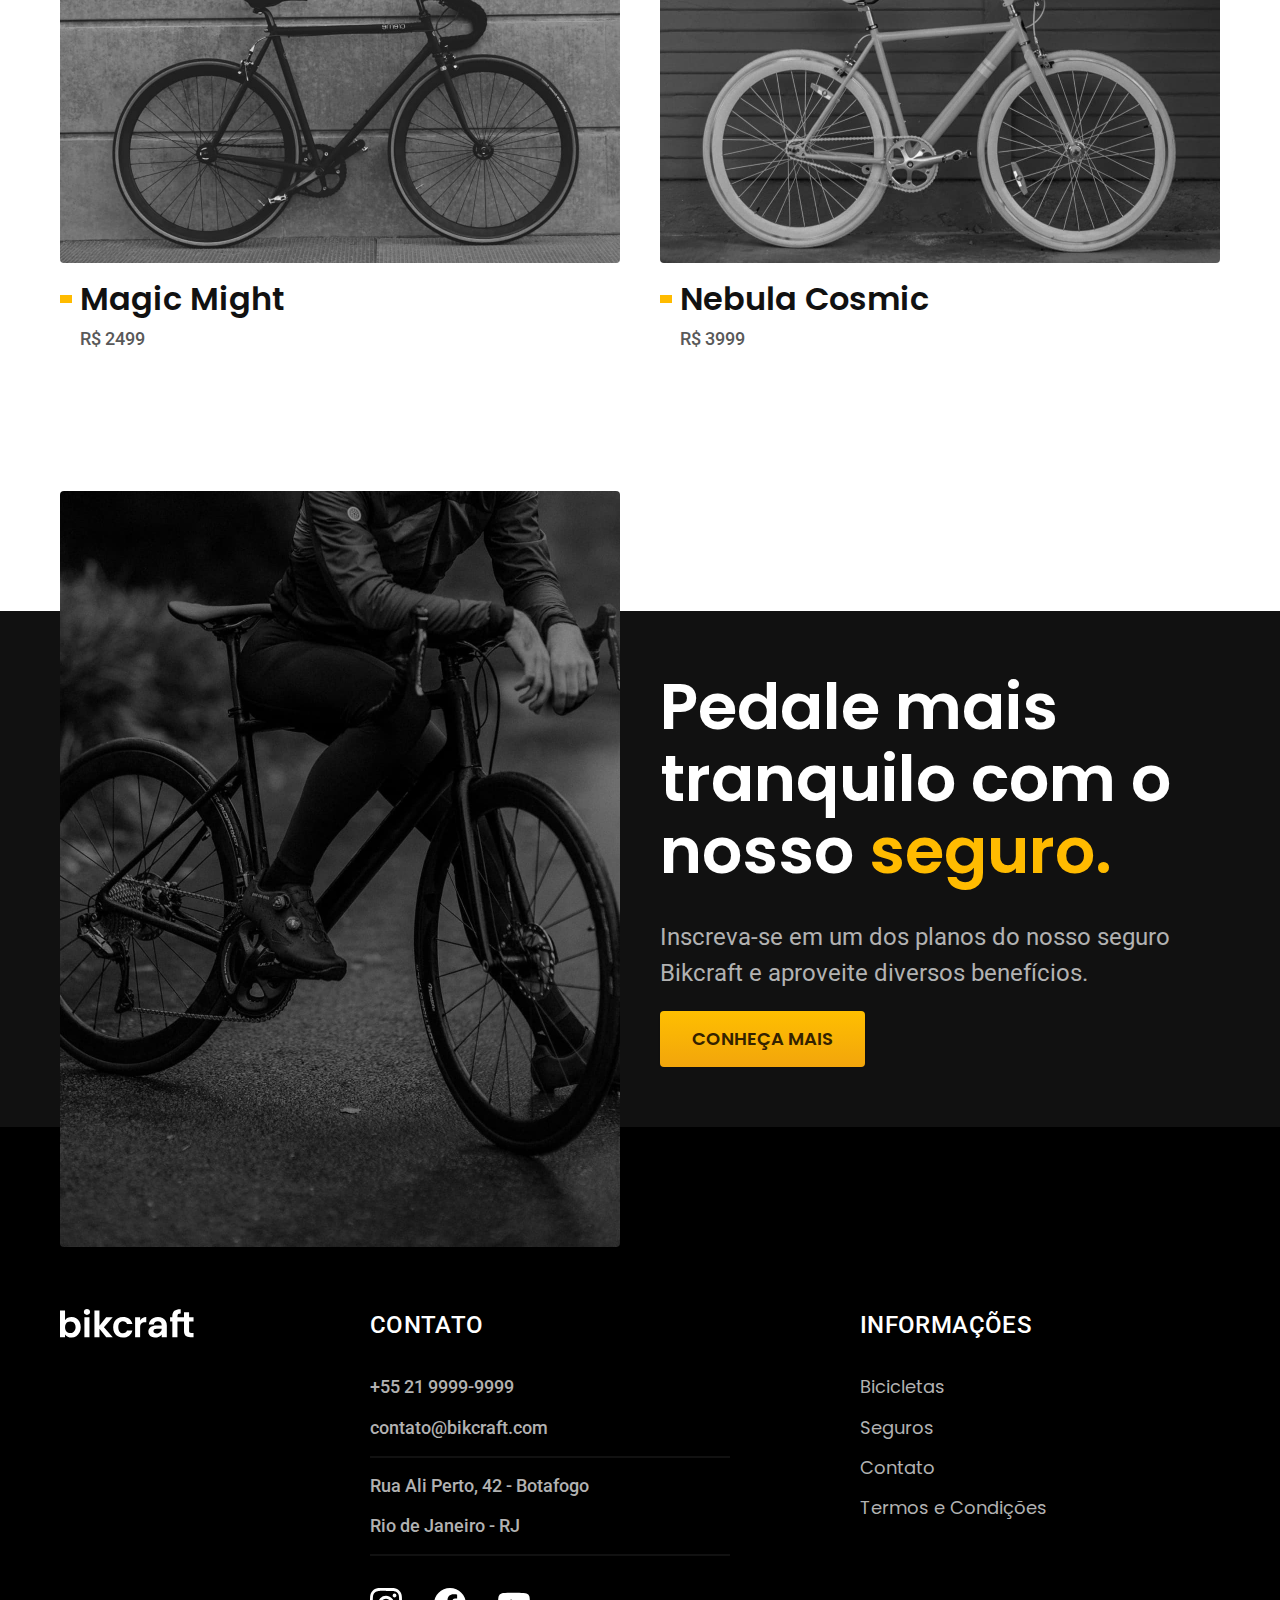
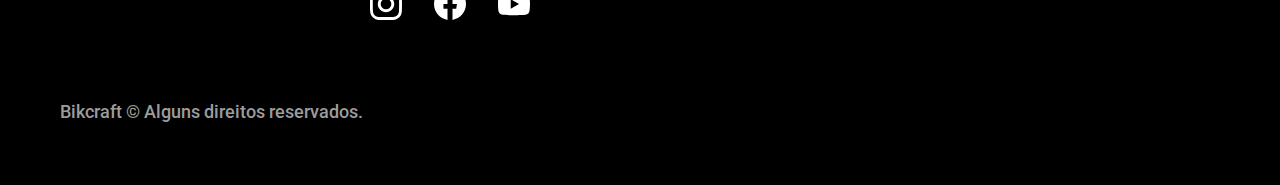
<file: bicicletas/nimbus.html>
<!DOCTYPE html>
<html lang="pt-br">

<head>
  <meta charset="UTF-8">
  <meta name="viewport" content="width=device-width, initial-scale=1.0">
  <title>Nimbus Stark | Bickraft</title>
  <meta name="description" content="Nimbus Stark.">

  <link rel="icon" href="../favicon.svg" type="image/svg+xml">
  <link rel="preload" href="../css/style.min.css" as="style">
  <link rel="stylesheet" href="../css/style.min.css">
  <script>document.documentElement.classList.add('js');</script>

  <link rel="preconnect" href="https://fonts.googleapis.com">
  <link rel="preconnect" href="https://fonts.gstatic.com" crossorigin>
  <link href="https://fonts.googleapis.com/css2?family=Merriweather:ital,wght@1,900&family=Poppins:wght@500;600&family=Roboto:wght@400;500&display=swap" rel="stylesheet">

</head>

<body id="bicicleta">
  <header class="header-bg">
    <div class="header container">
      <a href="../"><img src="../img/bikcraft.svg" alt="Bikcrat"></a>
      <nav aria-label="primaria">
        <ul class="header-menu font-1-m cor-0">
          <li><a href="../bicicletas.html">Bicicletas</a></li>
          <li><a href="../seguros.html">Seguros</a></li>
          <li><a href="../Contato.html">Contato</a></li>
        </ul>
      </nav>
    </div>
  </header>

  <main class="titulo-bg">
    <div>
      <div class="titulo container">
        <p class="font-2-xl cor-5">R$ 4999</p>
        <h1 class="font-1-xxl cor-0">Nimbus Stark<span class="cor-p1">.</span></h1>
      </div>
    </div>

    <div class="bicicleta container">
      <div class="bicicleta-imagens">
        <img src="../img/bicicleta/nimbus1.jpg" alt="Bicicleta 1">
        <img src="../img/bicicleta/nimbus2.jpg" alt="Bicicleta 2">
        <img src="../img/bicicleta/nimbus3.jpg" alt="Bicicleta 3">
      </div>
      <div class="bicicleta-conteudo">
        <p class="font-2-l cor-5">A Nimbus Stark é a melhor Bikcraft já criada pela nossa equipe. Ela vem equipada com os melhores acessórios, o que garante maior velocidade</p>
        <div class="bicicleta-comprar">
          <a class="botao" href="../orcamento.html?tipo=bikcraft&produto=nimbus">Comprar agora</a>
          <span class="font-1-xs cor-6"><img src="../img/icones/entrega.svg" alt="">entrega em 5 dias</span>
          <span class="font-1-xs cor-6"><img src="../img/icones/estoque.svg" alt="">18 em estoque</span>
        </div>
        <h2 class="font-1-xs cor-0">Informações</h2>
        <ul class="bicicleta-informacoes">
          <li>
            <img src="../img/icones/eletrica.svg" alt="">
            <h3 class="font-1-m cor-0">Motor Elétrico</h3>
            <p class="font-2-xs cor-5">Permite você viajar distâncias inimaginaveis com a sua bike.</p>
          </li>

          <li>
            <img src="../img/icones/velocidade.svg" alt="">
            <h3 class="font-1-m cor-0">50 km/h</h3>
            <p class="font-2-xs cor-5">A mais rápida bicicleta elétrica disponível hoje no mercado.</p>
          </li>

          <li>
            <img src="../img/icones/rastreador.svg" alt="">
            <h3 class="font-1-m cor-0">Rastreador</h3>
            <p class="font-2-xs cor-5">Rastreador e sistema anti-furto para garantir o seu sossego.</p>
          </li>

          <li>
            <img src="../img/icones/carbono.svg" alt="">
            <h3 class="font-1-m cor-0">Fibra de Carbono</h3>
            <p class="font-2-xs cor-5">Maior proteção possível para a sua Bikcraft com fibra de carbono.</p>
          </li>
        </ul>

        <h2 class="font-1-xs cor-0">Ficha Técnica</h2>
        <ul class="bicicleta-ficha font-2-s cor-4">
          <li>Peso <span>9 kg</span></li>
          <li>Altura <span>60 cm</span></li>
          <li>Largura <span>120 cm</span></li>
          <li>Profundidade <span>10 cm</span></li>
          <li>Marchas <span>16</span></li>
          <li>Roda <span>29</span></li>
        </ul>
      </div>
  </main>

  <article class="bicicletas-lista container">
    <h2 class="font-1-xxl">outras bicicletas<span class="cor-p1">.</span></h2>
    <ul>
      <li>
        <a href="./magic.html">
          <img src="../img/bicicletas/magic.jpg" alt="Bicicleta preta">
          <h3 class="font-1-xl">Magic Might</h3>
          <span class="font-2-m cor-8">R$ 2499</span>
        </a>
      </li>
      <li>
        <a href="./nebula.html">
          <img src="../img/bicicletas/nebula.jpg" alt="Bicicleta branca">
          <h3 class="font-1-xl">Nebula Cosmic</h3>
          <span class="font-2-m cor-8">R$ 3999</span>
        </a>
      </li>
    </ul>
  </article>

  <article class="seguro-bg">
    <div class="seguro container">
      <div class="seguro-imagem">
        <img src="../img/fotos/seguros.jpg" alt="Pessoa parada em cima de uma Bicicleta">
      </div>
      <div class="seguro-conteudo">
        <h2 class="font-1-xxl cor-0">Pedale mais tranquilo com o nosso <span class="cor-p1">seguro.</span></h2>
        <p class="font-2-l cor-5">Inscreva-se em um dos planos do nosso seguro Bikcraft e aproveite diversos benefícios.</p>
        <a class="botao" href="../seguros.html">conheça mais</a>
      </div>
    </div>
  </article>
  <footer class="footer-bg">
    <div class="footer container">
      <img src="../img/bikcraft.svg" alt="Bickraft">
      <div class="footer-contato">
        <h3 class="font-2-l-b cor-0">Contato</h3>
        <ul class="font-2-m cor-5">
          <li><a href="tel:+55219999-9999">+55 21 9999-9999</a></li>
          <li><a href="mailto:contato@bikcraft.com">contato@bikcraft.com</a></li>
          <li>Rua Ali Perto, 42 - Botafogo</li>
          <li>Rio de Janeiro - RJ</li>
        </ul>
        <div class="footer-redes">
          <a href="../">
            <img src="../img/redes/instagram.svg" alt="Instagram">
          </a>
          <a href="../">
            <img src="../img/redes/facebook.svg" alt="Facebook">
          </a>
          <a href="../">
            <img src="../img/redes/youtube.svg" alt="Youtube">
          </a>
        </div>
      </div>
      <div class="footer-informacoes">
        <h3 class="font-2-l-b cor-0">Informações</h3>
        <nav aria-label="primaria">
          <ul class="font-1-m cor-5">
            <li><a href="../bicicletas.html">Bicicletas</a></li>
            <li><a href="../seguros.html">Seguros</a></li>
            <li><a href="../contato.html">Contato</a></li>
            <li><a href="../termos.html">Termos e Condições</a></li>
          </ul>
        </nav>
      </div>
      <p class="footer-copy font-2-m cor-6"> Bikcraft © Alguns direitos reservados.</p>
    </div>
  </footer>

  <script src="../js/script.js"></script>
</body>

</html>
</file>
<file: css/style.min.css>
body{margin:0;font-family:Arial,Helvetica,sans-serif;color:#111}blockquote,dd,h1,h2,h3,h4,p,ul{margin:0}ul{padding:0;list-style:none}a{text-decoration:none;color:inherit}img{max-width:100%;height:auto;display:block}img[src$=".jpg"]{border-radius:4px}.font-1-xs{font-size:.75rem;line-height:1.35;font-family:Poppins,sans-serif;font-weight:600}.font-2-xs{font-size:.875rem;line-height:1.43;font-family:Roboto,sans-serif;font-weight:400}.font-2-s{font-size:1rem;line-height:1.5;font-family:Roboto,sans-serif;font-weight:400}.font-1-s{font-size:1rem;line-height:1.5;font-family:Poppins,sans-serif;font-weight:400}.font-2-m{font-size:1.125rem;line-height:1.35;font-family:Roboto,sans-serif;font-weight:500}.font-1-m-b{font-size:1.125rem;line-height:1.35;font-family:Poppins,sans-serif;font-weight:600}.font-1-m{font-size:1.125rem;line-height:1.35;font-family:Poppins,sans-serif;font-weight:400}.font-2-l-b{font-size:1.5rem;line-height:1.5;font-family:Roboto,sans-serif;font-weight:500;letter-spacing:.015em;text-transform:uppercase}.font-2-l{font-size:1.5rem;line-height:1.5;font-family:Roboto,sans-serif;font-weight:400}.font-1-l{font-size:1.5rem;line-height:1.5;font-family:Poppins,sans-serif;font-weight:400}.font-1-xl{font-size:2rem;line-height:1.25;font-family:Poppins,sans-serif;font-weight:600}.font-2-xl{font:500 2rem/1.25 Roboto,sans-serif}.font-1-xxl{font-size:4rem;line-height:1.125;font-family:Poppins,sans-serif;font-weight:600}@media (max-width:1200px){.font-1-xxl{font-size:3rem}.font-2-l,.font-2-l-b{font-size:1.125rem}}@media (max-width:800px){.font-1-xxl{font-size:2rem}.font-1-xl .font-2-xl{font-size:1.5rem}}:root{--cor-0:#fff;--cor-1:#f7f7f7;--cor-2:#ededed;--cor-3:#dedede;--cor-4:#ccc;--cor-5:#b2b2b2;--cor-6:#9c9c9c;--cor-7:#717171;--cor-8:#595959;--cor-9:#404040;--cor-10:#2e2e2e;--cor-11:#111;--cor-12:#000;--cor-p1:#ffbb00;--cor-p2:#e4a30b;--cor-p3:#a66f00;--cor-p4:#664400;--cor-p5:#332200}.cor-0{color:var(--cor-0)}.cor-1{color:var(--cor-1)}.cor-2{color:var(--cor-2)}.cor-3{color:var(--cor-3)}.cor-4{color:var(--cor-4)}.cor-5{color:var(--cor-5)}.cor-6{color:var(--cor-6)}.cor-7{color:var(--cor-7)}.cor-8{color:var(--cor-8)}.cor-9{color:var(--cor-9)}.cor-10{color:var(--cor-10)}.cor-11{color:var(--cor-11)}.cor-12{color:var(--cor-12)}.cor-p1{color:var(--cor-p1)}.cor-p2{color:var(--cor-p2)}.cor-p3{color:var(--cor-p3)}.cor-p4{color:var(--cor-p4)}.cor-p5{color:var(--cor-p5)}.js .fadeInDown{transform:translate3d(0,-20px,0)}.js .fadeInUp{transform:translate3d(0,20px,0)}.js .fadeInRight{transform:translate3d(20px,0,0)}.js .fadeInLeft{transform:translate3d(-20px,0,0)}.js [data-anime]{opacity:0}.js .anime{opacity:1;transform:none;transition:transform .8s,opacity .8s}.header-bg{background-color:var(--cor-12)}.header{display:flex;flex-wrap:wrap;gap:20px;justify-content:space-between;align-items:center;padding-top:20px;padding-bottom:20px}.header-menu{display:flex;flex-wrap:wrap;gap:40px}.header-menu a{display:inline-block;padding:16px 0;position:relative}.header-menu a:after{content:"";display:block;height:2px;width:0%;background:var(--cor-0);margin-top:4px;transition:.3s;position:absolute}.header-menu a.ativo::after,.header-menu a:hover::after{width:100%}@media (max-width:800px){.header-menu{gap:20px}.header-menu a{background:var(--cor-11);padding:12px 16px;border-radius:4px}.header-menu a:hover{background:var(--cor-10)}.header a:after{display:none}}@media (max-width:600px){.header-menu{gap:12px}.header-menu a{padding:8px 12px;font-size:14px}}.footer-bg{background-color:var(--cor-12)}.footer{display:grid;grid-template-columns:3fr 5fr 4fr;gap:40px;padding-top:60px;padding-bottom:60px}.footer h3{margin-bottom:32px}.footer-contato ul{margin-bottom:32px}.footer-contato li:nth-child(2n):after{content:"";display:block;max-width:360px;height:2px;background:var(--cor-11);margin-top:16px}.footer li{margin-bottom:16px}.footer-redes{display:flex;gap:32px}.footer a:hover{color:var(--cor-0)}.footer-copy{grid-column:1/-1;margin-top:40px}@media (max-width:800px){.footer>img{display:none}.footer{grid-template-columns:1fr 1fr}}@media (max-width:600px){.footer{grid-template-columns:1fr;gap:60px}.footer-copy{margin-top:20px}}.introducao-bg{background:var(--cor-12) url(../img/dec/bottom-left.svg) no-repeat bottom 160px left 20px;box-shadow:inset 0 -120px var(--cor-0)}.introducao{display:grid;grid-template-columns:1fr 1fr;gap:0 40px}.introducao-conteudo{align-self:end;padding-bottom:200px}.introducao img{width:100%;height:100%;object-fit:cover;border-radius:4px}.introducao h1{margin-bottom:32px}.introducao p{margin-bottom:20px}@media (max-width:800px){.introducao-bg{background:var(--cor-11);padding-top:40px;box-shadow:inset 0 -60px var(--cor-0)}.introducao{grid-template-columns:1fr;gap:32px}.introducao-conteudo{padding-bottom:0}.introducao h1{margin-bottom:16px}.introducao img{height:300px;width:100%}}.tecnologia-bg{background-color:var(--cor-11);box-shadow:inset 0 80px var(--cor-0),inset 0 -80px var(--cor-0)}.tecnologia{display:grid;grid-template-columns:1fr 1fr;gap:40px}.tecnologia-imagem img{width:100%;height:100%;object-fit:cover;object-position:left}.tecnologia-conteudo{padding-top:160px;padding-bottom:160px}.tecnologia-conteudo>span{display:block;margin-bottom:20px}.tecnologia-conteudo h2{margin-bottom:30px}.tecnologia-conteudo>p{margin-bottom:20px}.tecnologia a{margin-bottom:80px}.tecnologia-vantagens{display:flex;gap:40px}.tecnologia-vantagens h3{margin-bottom:8px;width:max-content}.tecnologia-vantagens img{width:24px;margin-bottom:8px}@media (max-width:800px){.tecnologia{grid-template-columns:1fr}.tecnologia-conteudo{padding-top:60px;padding-bottom:60px}.tecnologia-bg{box-shadow:initial}.tecnologia-imagem{display:none}.tecnologia a{margin-bottom:60px}}@media (max-width:600px){.tecnologia-vantagens{flex-direction:column}}.parceiros{padding-top:60px;padding-bottom:120px}.parceiros h2{margin-bottom:60px}.parceiros ul{padding:0 20px;max-width:1400px;display:grid;grid-template-columns:repeat(4,1fr);margin:0 auto}.parceiros li{display:flex;padding:32px;border-left:2px solid var(--cor-2)}.parceiros img{margin:auto}.parceiros li:first-child,.parceiros li:nth-child(5){border-left:none}.parceiros li:nth-child(n+5){border-top:2px solid var(--cor-2)}@media (max-width:800px){.parceiros{padding-bottom:60px}.parceiros h2{margin-bottom:20px}.parceiros ul{grid-template-columns:repeat(2,1fr)}.parceiros li{display:flex;padding:20px}.parceiros li:nth-child(n+3){border-top:2px solid var(--cor-2)}.parceiros li:nth-child(odd){border-left:none}}.depoimento{display:grid;grid-template-columns:1fr 1fr;background-color:var(--cor-p1);overflow:hidden}.depoimento img{width:100%;height:100%;object-fit:cover;border-radius:0}.depoimento-conteudo{padding:40px 40px 80px 80px;align-self:end;background:url(../img/dec/bottom-right-p.svg) no-repeat bottom 40px right 40px}.depoimento-conteudo p{max-width:32ch;font-family:Merriweather,serif;font-style:italic;font-weight:900;margin-bottom:32px;position:relative}.depoimento p::before{content:"“";font-size:5rem;color:var(--cor-p2);position:absolute;left:-50px;top:-20px}.depoimento p::after{content:"”";font-size:5rem;color:var(--cor-p2);position:absolute}@media (min-width:1200px){.depoimento img{max-height:520px}}@media (max-width:800px){.depoimento{grid-template-columns:1fr;text-align:center}.depoimento img{max-height:200px}.depoimento-conteudo{padding:40px 20px;justify-self:center}}.container{box-sizing:border-box;max-width:1200px;padding-left:20px;padding-right:20px;margin-left:auto;margin-right:auto}.botao{display:inline-block;padding:16px 32px;background:linear-gradient(#ffbf00,#f2a50c);box-shadow:0 1px 2px rgba(0,0,0,.1);border-radius:4px;text-transform:uppercase;font:600 1.125rem/1.35 Poppins,sans-serif;color:var(--cor-p5);max-width:max-content;border:none;cursor:pointer}.botao:hover{background:linear-gradient(#ffb60d,#e59317)}.botao.secundario{background:var(--cor-10);color:var(--cor-2)}.botao.secundario:hover{background:var(--cor-9)}.botao.seta{display:flex;align-items:center}.botao.seta::after{content:"";display:inline-block;width:18px;height:10px;margin-left:12px;background:url("../img/icones/seta.svg");transition:transform .2s}.botao.seta:hover::after{transform:translateX(4px)}@media (max-width:600px){.botao{padding:12px 6px;font-size:16px}}.link{display:inline-block;color:var(--cor-p1);font-size:1.5rem;line-height:1.5;font-family:Poppins,sans-serif;font-weight:500;text-transform:uppercase}.link:after{content:"";display:block;width:100%;height:4px;background-color:currentColor}.link:hover{color:var(--cor-0)}.titulo-bg{padding-top:60px;padding-bottom:60px;background-color:var(--cor-11)}.titulo{background:url(../img/dec/top-right.svg) no-repeat top right 20px}.titulo p{margin-bottom:4px}@media (max-width:800px){.titulo-bg{padding-top:40px;padding-bottom:40px}.titulo p{font-size:1rem;text-transform:lowercase;font-weight:400}}.form{display:grid;grid-template-columns:1fr 1fr;gap:20px}.form label{display:block;font:400 1rem/1.5 Poppins,sans-serif;margin-bottom:4px}.form .col-2{grid-column:span 2}.form input[type=email],.form input[type=text],.form textarea{font:400 1rem/1.5 Roboto,sans-serif;background:var(--cor-1);border:1px solid var(--cor-2);padding:12px;border-radius:4px;width:100%;box-sizing:border-box}.form input[type=email]:focus,.form input[type=text]:focus,.form textarea:focus{outline:0;border-color:var(--cor-p1);background:var(--cor-0);box-shadow:0 0 0 2px #fea}@media (max-width:660px){.form{grid-template-columns:1fr}.form .col-2{grid-column:1}}.bicicletas-lista{padding-top:60px;padding-bottom:120px}.bicicletas-lista h2{margin-bottom:40px}.bicicletas-lista ul{display:flex;gap:40px;padding:0 20px 20px 20px;max-width:1400px;margin-left:auto;margin-right:auto;overflow-x:auto}#bicicleta .bicicletas-lista ul{padding:0 0 20px 0}.bicicletas-lista li{flex:1;min-width:280px}.bicicletas-lista a{display:block}.bicicletas-lista img{margin-bottom:16px}.bicicletas-lista h3{margin-bottom:8px;display:flex;align-items:center}.bicicletas-lista h3::before{content:"";display:inline-block;height:8px;width:12px;margin-right:8px;background-color:var(--cor-p1);transition:width .2s}.bicicletas-lista a:hover h3::before{width:24px}.bicicletas-lista li span{padding-left:20px}@media (max-width:800px){.bicicletas-lista{padding-bottom:60px}.bicicletas-lista ul{gap:20px}}.bicicletas-bg{background:linear-gradient(to right,var(--cor-0) 30%,var(--cor-11) 0)}.bicicletas{padding-top:60px;padding-bottom:60px;display:grid;grid-template-columns:1fr 1fr;gap:40px;background:url(../img/dec/top-right.svg) no-repeat top 40px right 20px}.bicicletas-imagem{position:relative}.bicicletas-imagem span{background:var(--cor-12);display:inline-block;padding:8px 16px 8px 8px;position:absolute;top:20px;right:1px;border-radius:4px 0 0 4px}.bicicletas-conteudo{display:grid;grid-template-columns:1fr auto;align-content:start}.bicicletas h2{margin-bottom:20px;grid-column:1/-1}.bicicletas h2::before{content:"";display:block;width:12px;height:8px;background-color:var(--cor-p1);margin-bottom:8px}.bicicletas p{margin-bottom:32px;grid-column:1/-1}.bicicletas a{place-self:end}.bicicletas ul{display:grid}.bicicletas li{display:flex;align-items:center}.bicicletas li+li{margin-top:16px}.bicicletas-conteudo img{width:24px;margin-right:8px}@media (max-width:800px){.bicicletas-bg{background:linear-gradient(to right,var(--cor-11) 30%)}.bicicletas{grid-template-columns:1fr;gap:20px;padding-top:40px;padding-bottom:40px}}@media (max-width:600px){.bicicletas-conteudo{grid-template-columns:1fr}.bicicletas a{place-self:start}.bicicletas ul{font-size:1rem;grid-template-columns:1fr 1fr;margin-bottom:32px}}.bicicleta{display:grid;grid-template-columns:1fr 1fr;align-items:start;gap:40px;padding-top:60px;padding-bottom:60px}#bicicleta .titulo p{text-transform:uppercase}.bicicleta-imagens{display:flex;flex-wrap:wrap;gap:20px}.bicicleta-imagens img{flex:1;min-width:200px}.bicicleta-imagens img:first-child{min-width:100%}.bicicleta-conteudo>p{margin-bottom:32px}.bicicleta-comprar{display:grid;grid-template-columns:max-content auto;align-items:center;justify-items:start;gap:8px 12px;margin-bottom:40px}.bicicleta-comprar a{grid-row:span 2}.bicicleta-comprar span{display:flex;align-items:center;background-color:var(--cor-12);gap:8px;padding:4px 8px;border-radius:4px}.bicicleta-conteudo h2{text-transform:uppercase;letter-spacing:.015rem;margin-bottom:12px}.bicicleta-ficha,.bicicleta-informacoes{padding:32px 32px;background-color:var(--cor-12);border-radius:4px}.bicicleta-informacoes{margin-bottom:40px;display:grid;grid-template-columns:1fr 1fr;gap:32px}.bicicleta-informacoes img{width:24px;margin-bottom:8px}.bicicleta-informacoes h3{margin-bottom:8px}.bicicleta-ficha li{padding:4px 0;display:flex;justify-content:space-between;border-bottom:1px solid var(--cor-11)}.bicicleta-ficha li:last-child{border-bottom:none}.bicicleta-ficha span{color:var(--cor-6)}@media (max-width:800px){.bicicleta{grid-template-columns:1fr;padding-top:40px;padding-bottom:40px}.bicicleta-imagens{grid-row:2}}@media (max-width:400px){.bicicleta-informacoes{grid-template-columns:1fr}.bicicleta-comprar{grid-template-columns:1fr}}.seguro-bg{background-color:var(--cor-11);box-shadow:inset 0 120px var(--cor-0),inset 0 -120px var(--cor-12)}.seguro{display:grid;grid-template-columns:1fr 1fr;gap:40px}.seguro-imagem img{width:100%;height:100%;object-fit:cover}.seguro-conteudo{padding-top:180px;padding-bottom:180px}.seguro h2{margin-bottom:32px}.seguro p{margin-bottom:20px}@media (max-width:800px){.seguro-bg{box-shadow:inset 0 -60px var(--cor-12)}.seguro{grid-template-columns:1fr;gap:20px}.seguro-conteudo{grid-row:1;padding-top:40px;padding-bottom:0}}.seguros-bg{background-color:var(--cor-11)}.seguros{padding-top:60px;padding-bottom:60px;display:grid;grid-template-columns:1fr 1fr;gap:40px;align-items:center}#seguros .seguros{padding-top:0}.seguros h2{grid-column:1/-1}.seguros-item{background-color:var(--cor-12);padding:32px 32px 32px 60px;display:grid;grid-template-columns:1fr auto;border-radius:4px}.seguros-item h3{margin-bottom:40px}.seguros-item span{grid-column:2;display:block;text-align:right}.seguros-item ul{grid-column:1/-1;margin-bottom:32px}.seguros-item li{display:flex;align-items:center;position:relative}.seguros-item li+li{margin-top:20px}.seguros-item li::before{content:"";display:inline-block;width:13px;height:9px;background-image:url(../img/icones/lista.svg);position:absolute;left:-21px}.seguros-item a{grid-column:1/-1}@media (max-width:800px){.seguros{grid-template-columns:1fr}}.vantagens-bg{background-color:var(--cor-12)}.vantagens{padding-top:120px;padding-bottom:120px}.vantagens h2{margin-bottom:60px}.vantagens ul{display:grid;grid-template-columns:repeat(auto-fit,minmax(280px,max-content));gap:40px 80px}.vantagens h3,.vantagens img{margin-bottom:8px}@media (max-width:800px){.vantagens{padding-top:60px;padding-bottom:60px}.vantagens h2{margin-bottom:40px}.vantagens ul{gap:20px}}.perguntas{padding-top:120px;padding-bottom:120px}.perguntas h2{margin-bottom:60px}.perguntas dl>div{padding:20px;border-radius:4px}.perguntas dl>div:nth-child(odd){background:var(--cor-1)}.perguntas button{display:grid;grid-template-columns:auto 1fr auto;align-items:center;gap:8px;cursor:pointer;border:none;background:0 0;width:100%;text-align:left}.perguntas button::before{content:"";display:inline-block;width:12px;height:8px;background:var(--cor-p1)}.perguntas button::after{content:"";display:inline-block;width:14px;height:6px;background:url("../img/icones/seta-abrir.svg");transition:.3s}.perguntas button:hover::after,.perguntas button[aria-expanded=true]::after{transform:rotate(180deg)}.js .perguntas dd{display:none}.js .perguntas dd.ativa{display:block}.perguntas dd{padding-left:20px;padding-top:16px;max-width:80ch}@media (max-width:800px){.perguntas{padding-top:60px;padding-bottom:60px}.perguntas h2{margin-bottom:40px}}#contato{background:linear-gradient(var(--cor-11) 600px,var(--cor-1) 0)}.contato{display:grid;grid-template-columns:5fr 7fr}.contato-dados,.contato-formulario{padding:60px;box-shadow:0 1px 2px rgba(0,0,0,.1)}.contato-dados{border-radius:5px 0 0 5px;background:var(--cor-12) url(../img/dec/bottom-left.svg) no-repeat bottom 20px left 20px}.contato-formulario{border-radius:0 5px 5px 0;background:var(--cor-0) url(../img/dec/bottom-right.svg) no-repeat bottom 20px right 20px}.contato-dados h2{margin-bottom:60px}.contato-endereço{margin-bottom:32px;padding-left:28px;background:url("../img/icones/local.svg") no-repeat 0 2px}.contato-endereço p{margin-bottom:8px}.contato-meios a{display:block;max-width:max-content;margin-bottom:8px;padding-left:28px}.contato-meios a:hover{color:var(--cor-0)}.contato-meios a:first-child{background:url("../img/icones/email.svg") no-repeat 0 2px}.contato-meios a:nth-child(2){margin-bottom:32px}.contato-meios a:nth-child(3){background:url("../img/icones/telefone.svg") no-repeat 0 2px;margin-bottom:60px}.contato-rede{display:flex;gap:32px;padding-left:28px}@media (max-width:800px){.contato{grid-template-columns:1fr}.contato-dados,.contato-formulario{padding:20px}.contato-dados{border-radius:5px 5px 0 0;background:var(--cor-12)}.contato-formulario{border-radius:0 0 5px 5px}.contato-dados h2,.contato-meios a:nth-child(3){margin-bottom:32px}.contato-redes{margin-bottom:12px}}.lojas{padding-top:120px;padding-bottom:120px;display:grid;grid-template-columns:1fr 1fr;gap:0 40px}.lojas h2{grid-column:1/-1;margin-bottom:60px}.lojas img{border-radius:4px 4px 0 0}.lojas-item{background:var(--cor-0);border-radius:0 0 4px 4px;box-shadow:0 1px 2px rgba(0,0,0,.1)}.lojas-conteudo{display:grid;grid-template-columns:1fr 1fr;gap:32px 16px;padding:32px}.lojas-conteudo h3,.lojas-tempo{grid-column:1/-1}.lojas-dados{display:grid;gap:8px;border-left:2px solid var(--cor-2);padding-left:12px}.lojas-tempo{display:flex;align-items:center;gap:8px}@media (max-width:800px){.lojas{gap:20px;padding-top:60px;padding-bottom:60px}.lojas h2{margin-bottom:32px}.lojas-conteudo{grid-template-columns:1fr}}@media (max-width:600px){.lojas{grid-template-columns:1fr}}#orcamento{background:linear-gradient(var(--cor-11) 600px,var(--cor-1) 0)}.orcamento{display:grid;grid-template-columns:5fr 7fr;padding-bottom:120px}.orcamento h2{text-transform:uppercase;position:relative;display:flex;align-items:center}.orcamento h2::before{content:"";display:inline-block;width:4px;height:8px;background-color:var(--cor-p1);position:absolute;left:-12px}.orcamento-dados,.orcamento-produto{padding:60px;box-shadow:0 1px 2px rgba(0,0,0,.1)}.orcamento-produto{border-radius:5px 0 0 5px;background:var(--cor-12) url(../img/dec/bottom-left.svg) no-repeat bottom 20px left 20px;display:grid;grid-template-columns:1fr 1fr;gap:20px;align-content:start}.orcamento-produto>*{grid-column:1/-1}.orcamento-produto>label{grid-column:initial}.orcamento-produto label{font:400 1rem/1.5 Poppins,sans-serif;color:var(--cor-4);background-color:var(--cor-10);display:block;padding:12px 16px;border-radius:4px;cursor:pointer;display:grid;grid-template-columns:auto 1fr auto;align-items:center;border:1px solid var(--cor-10)}.orcamento-produto input:checked+label{background:var(--cor-0);color:var(--cor-11)}.orcamento-produto label::before{content:"";display:inline-block;box-sizing:border-box;width:12px;height:12px;border:1px solid var(--cor-6);border-radius:50%;margin-right:8px}.orcamento-produto input:checked+label::before{border:var(--cor-7);box-shadow:inset 0 0 0 4px var(--cor-0),inset 0 0 0 6px var(--cor-7)}.orcamento-produto label:hover{background-color:var(--cor-9);border-color:var(--cor-9)}.orcamento-produto input:focus+label{box-shadow:0 0 0 2px var(--cor-p1);border-color:var(--cor-12)}.orcamento-produto label span{display:none}.orcamento-produto input:checked+label span{display:inline-block}.orcamento-produto input{opacity:0;position:absolute;pointer-events:none}.orcamento-dados{border-radius:0 5px 5px 0;background:var(--cor-0) url(../img/dec/bottom-right.svg) no-repeat bottom 20px right 20px}.orcamento-conteudo{display:none}.orcamento-conteudo h2,.orcamento-dados h2:nth-of-type(n+2){margin-top:20px;margin-bottom:20px}#bikcraft:checked~#orcamento-bikcraft,#seguro:checked~#orcamento-seguro{display:grid;gap:20px}.orcamento-detalhes{display:none;background:var(--cor-0);padding:20px;grid-template-columns:1fr 1fr;border-radius:4px;align-items:center}.orcamento-detalhes li{display:flex;align-items:center;margin-bottom:8px}.orcamento-detalhes li img{width:16px;margin-right:8px}.orcamento-produto input:checked+label+.orcamento-detalhes{display:grid}@media (max-width:1200px){.orcamento-dados,.orcamento-produto{padding:32px}}@media (max-width:800px){.orcamento{grid-template-columns:1fr}.orcamento-dados{border-radius:0 0 5px 5px}.orcamento-produto{border-radius:5px 5px 0 0;background:var(--cor-12)}}@media (max-width:400px){.orcamento-produto{grid-template-columns:1fr}}.termos{padding-top:80px;padding-bottom:80px}.termos h2{font-weight:600;margin-bottom:20px}.termos p+h2{margin-top:40px}.termos p{max-width:75ch;margin-bottom:24px}
</file>
